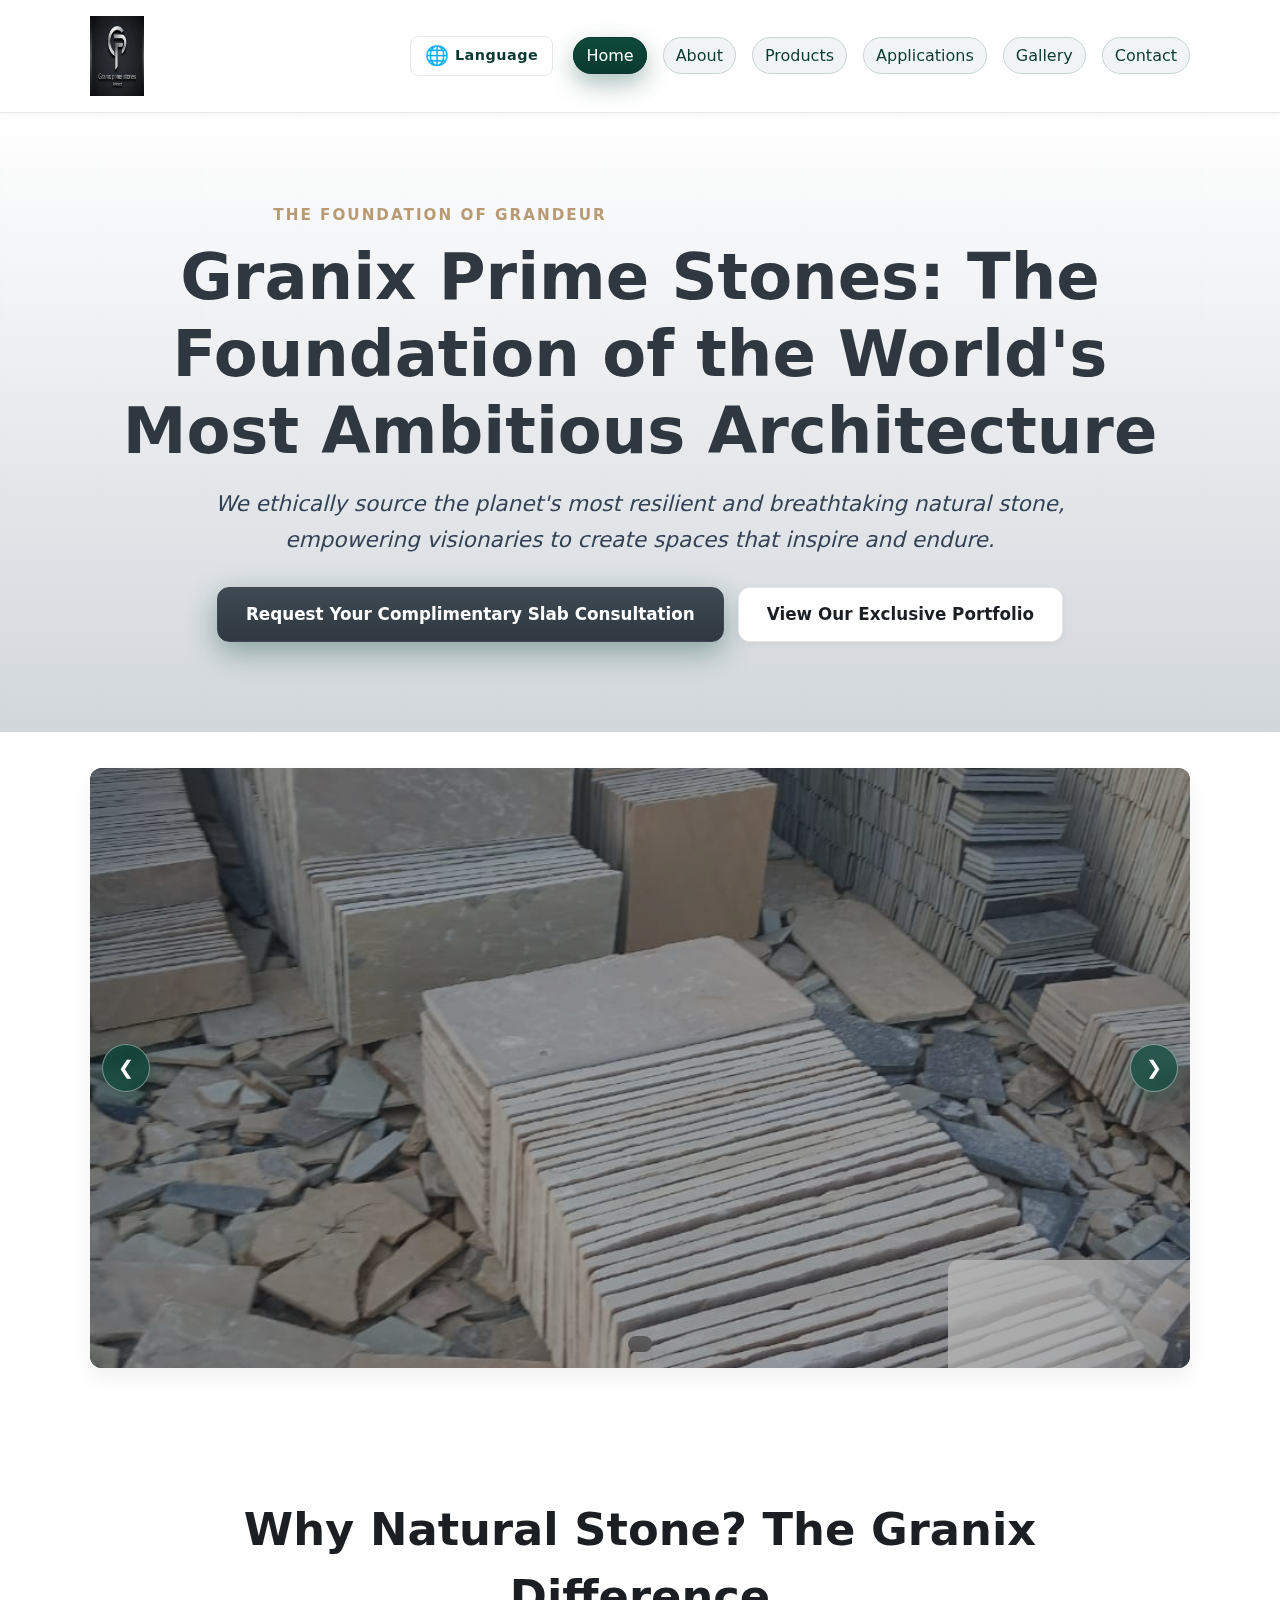
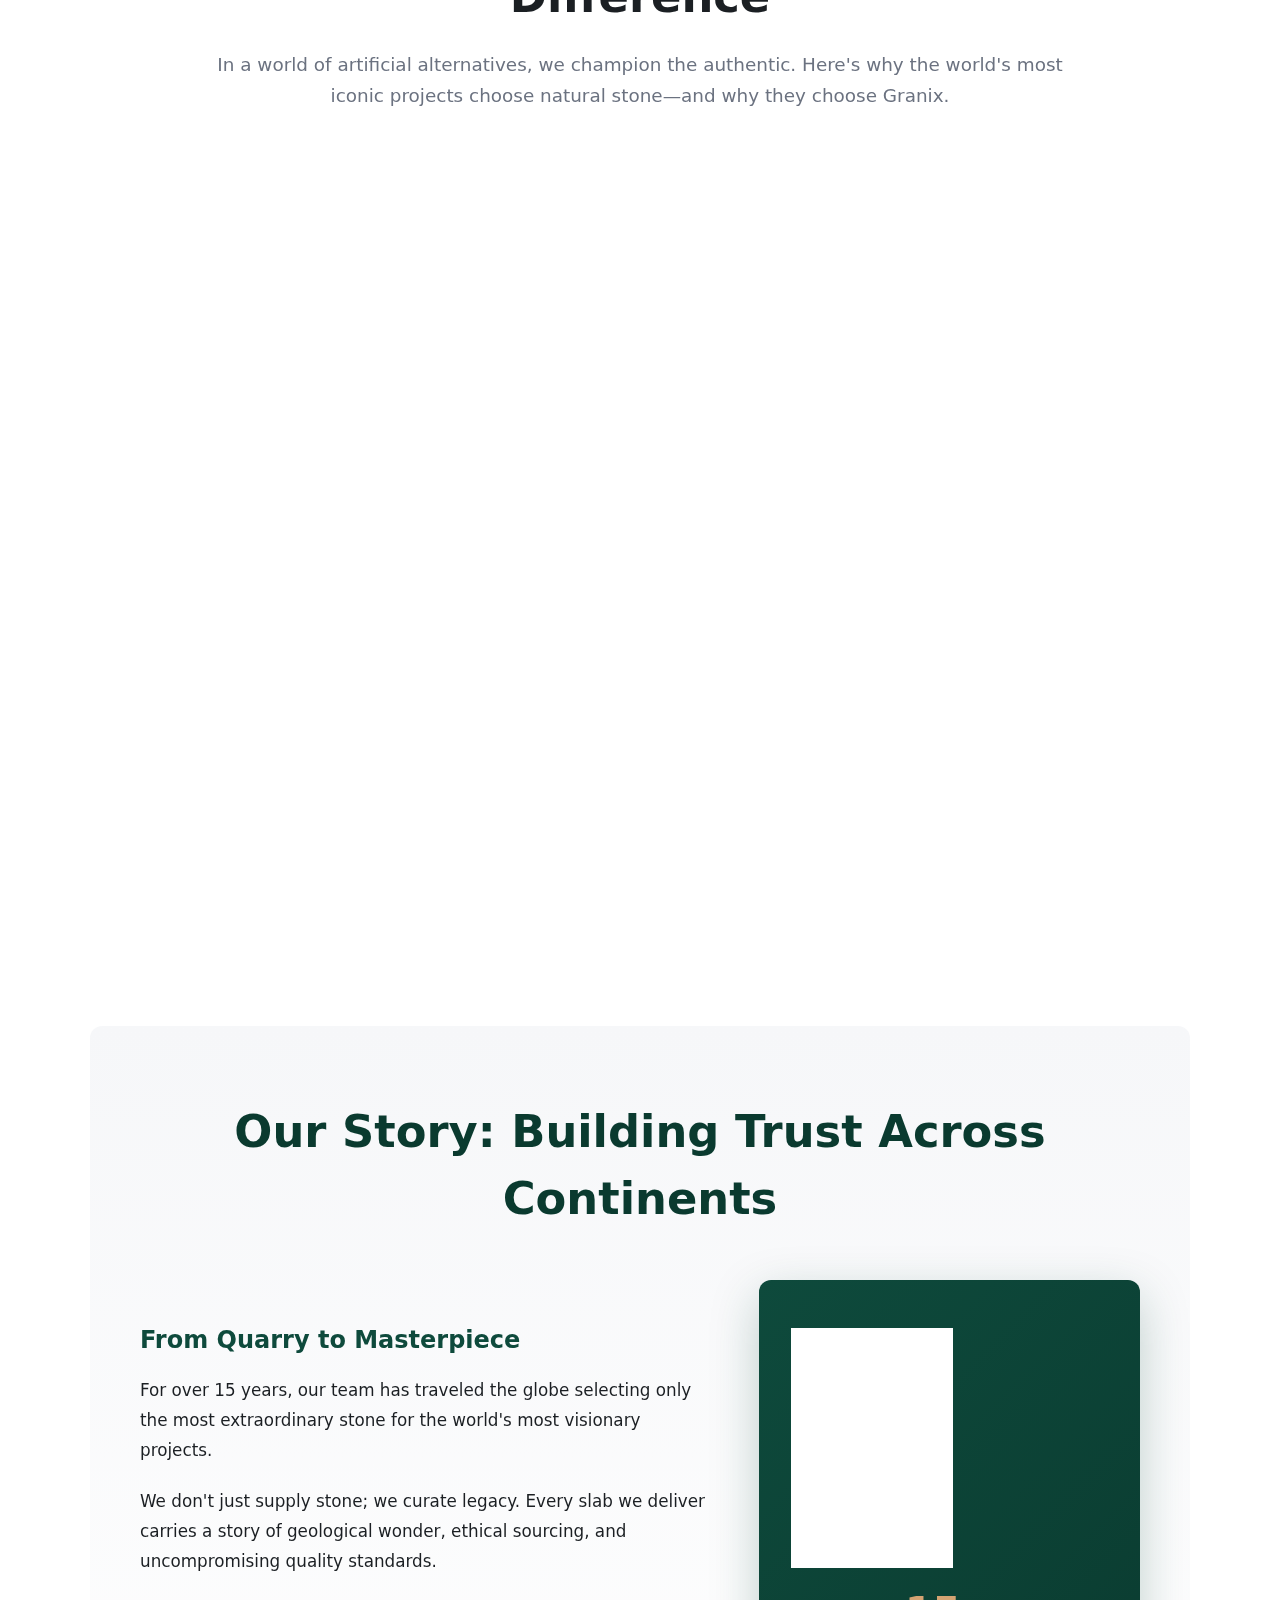
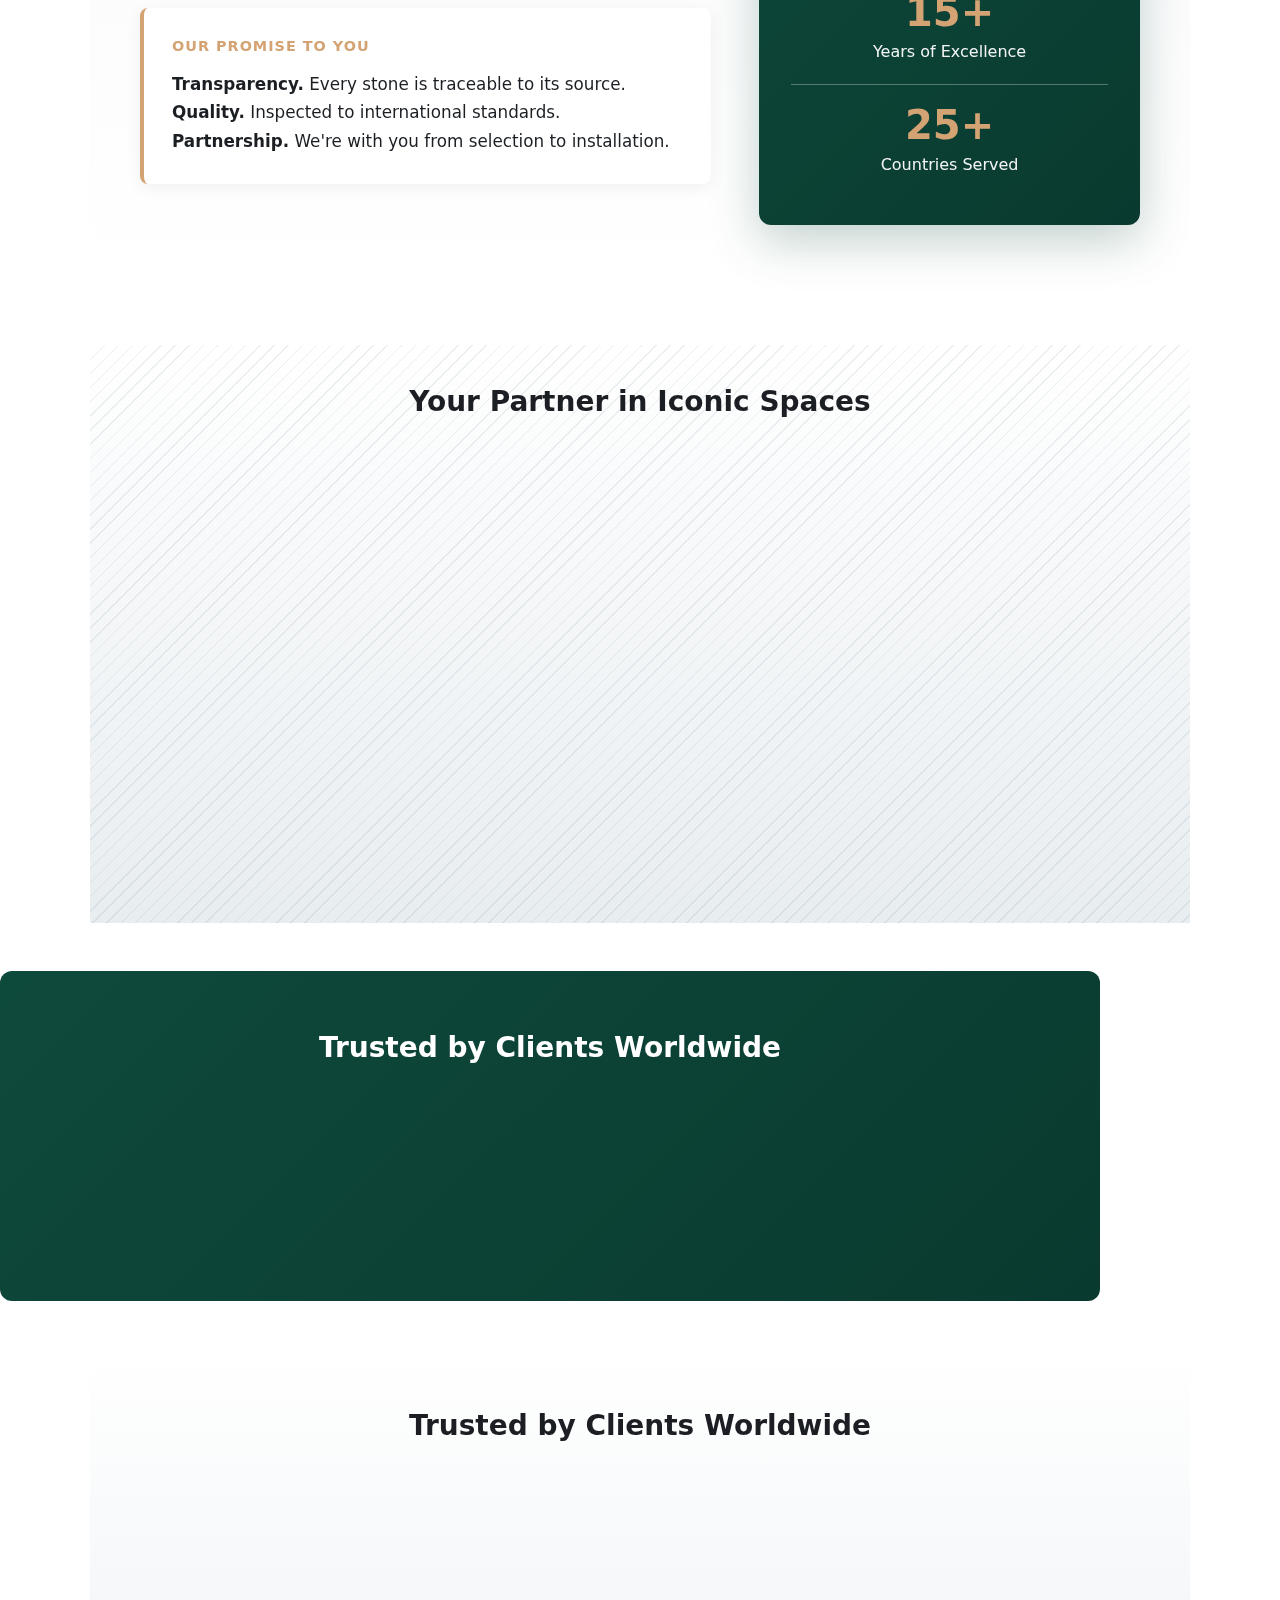
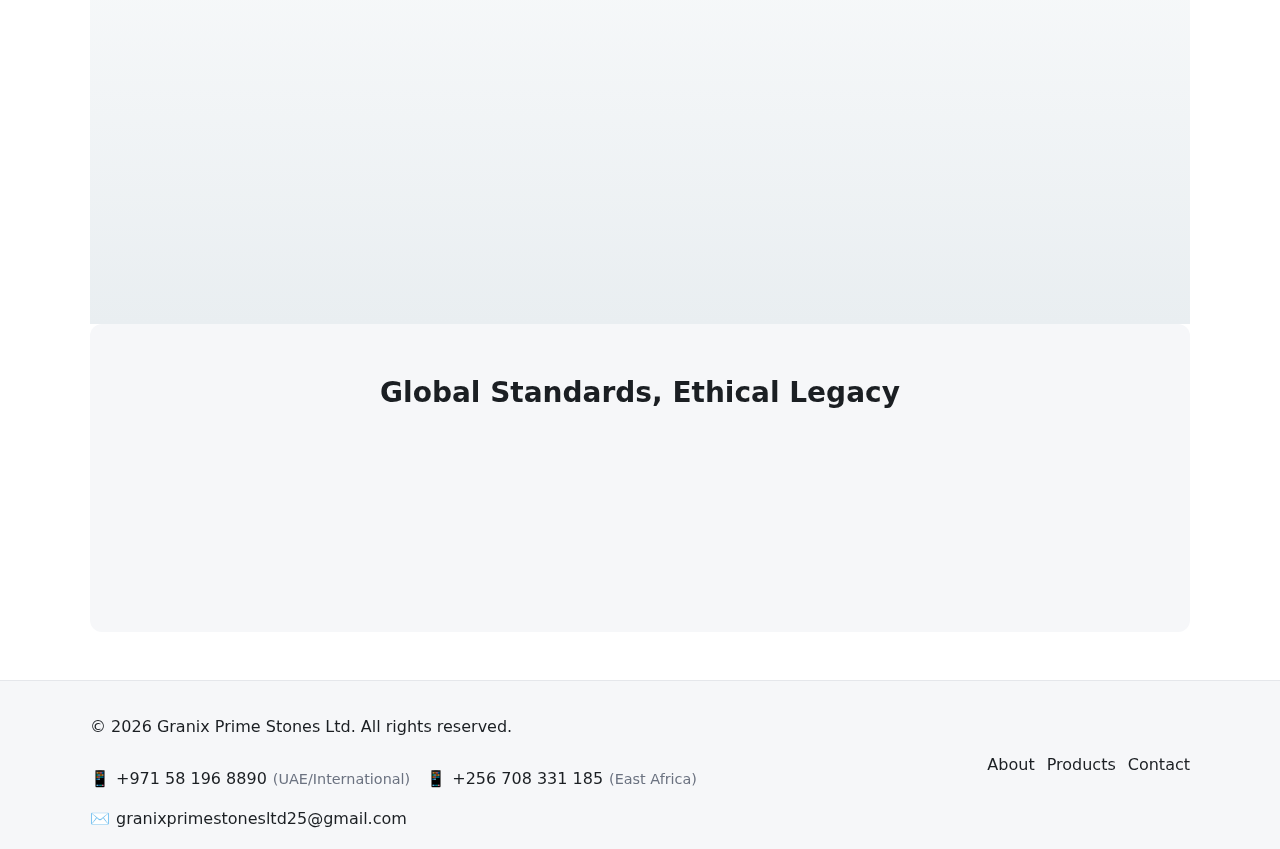
<file: index.html>
<!DOCTYPE html>
<html lang="en">
<head>
  <meta charset="utf-8">
  <meta name="viewport" content="width=device-width, initial-scale=1">
  <title>Granix Prime Stones | The Foundation of Grandeur</title>
  <meta name="description" content="The Earth's rarest stone, curated for iconic architecture. Global suppliers of exceptional granite, marble, and quartz for visionary projects worldwide. From the Gulf to Europe to Asia.">
  <link rel="icon" href="assets/img/favicon.svg" type="image/svg+xml">
  <link rel="stylesheet" href="assets/css/styles.css">
  <meta property="og:title" content="Granix Prime Stones | The Foundation of Grandeur">
  <meta property="og:description" content="The Earth's rarest stone, curated for iconic architecture. Global suppliers of premium natural stone.">
  <meta property="og:type" content="website">
  <meta property="og:url" content="/">
  <meta property="og:image" content="assets/img/og-placeholder.svg">
  
  <!-- Schema.org Structured Data for SEO -->
  <script type="application/ld+json">
  {
    "@context": "https://schema.org",
    "@type": "Organization",
    "name": "Granix Prime Stones",
    "slogan": "The Foundation of Grandeur",
    "description": "Global curators of the Earth's rarest and most extraordinary natural stone. We partner with architects, designers, and developers to bring rare geological masterpieces to the world's most visionary projects.",
    "url": "https://granixprimestones.com",
    "logo": "https://granixprimestones.com/logo.png",
    "image": "https://granixprimestones.com/assets/img/og-placeholder.svg",
    "telephone": "+971-XX-XXX-XXXX | +256-708-331-185",
    "email": "granixprimestonesltd25@gmail.com",
    "address": {
      "@type": "PostalAddress",
      "addressLocality": "Kampala",
      "addressCountry": "UG"
    },
    "areaServed": [
      {"@type": "Country", "name": "United Arab Emirates"},
      {"@type": "Country", "name": "Uganda"},
      {"@type": "Country", "name": "Kenya"},
      {"@type": "Continent", "name": "Europe"},
      {"@type": "Continent", "name": "Asia"},
      {"@type": "Continent", "name": "North America"}
    ],
    "sameAs": [
      "https://www.facebook.com/granixprimestones",
      "https://www.instagram.com/granixprimestones"
    ],
    "aggregateRating": {
      "@type": "AggregateRating",
      "ratingValue": "4.9",
      "reviewCount": "127"
    },
    "offers": {
      "@type": "AggregateOffer",
      "priceCurrency": "USD",
      "availability": "https://schema.org/InStock"
    }
  }
  </script>
</head>
<body>
  <header class="site-header">
    <div class="container header-inner">
      <a class="logo" href="index.html">
        <img src="logo.png" alt="Granix Prime Stones" class="logo-img">
      </a>
      <div class="header-controls">
        <div class="language-selector">
          <button id="langToggle" class="lang-btn" aria-label="Switch language">
            <span class="lang-icon">🌐</span>
            <span class="lang-text">EN</span>
          </button>
        </div>
        <nav class="site-nav" aria-label="Primary">
          <button class="nav-toggle" aria-expanded="false" aria-controls="nav-menu">
            <span class="visually-hidden">Toggle navigation menu</span>
          </button>
          <ul id="nav-menu">
            <li><a href="index.html" aria-current="page">Home</a></li>
            <li><a href="about.html">About</a></li>
            <li><a href="products.html">Products</a></li>
            <li><a href="applications.html">Applications</a></li>
            <li><a href="gallery.html">Gallery</a></li>
            <li><a href="contact.html">Contact</a></li>
          </ul>
        </nav>
      </div>
    </div>
  </header>

  <main id="main" class="site-main">
    <section class="hero theme-granite">
      <div class="container">
        <p class="hero-tagline" style="font-size: 0.95rem; text-transform: uppercase; letter-spacing: 2px; color: var(--accent); margin: 0 0 12px; font-weight: 600;">The Foundation of Grandeur</p>
        <h1>Granix Prime Stones: The Foundation of the World's Most Ambitious Architecture.</h1>
        <p class="hero-subtitle mission-statement" style="font-size: clamp(1.15rem, 2.5vw, 1.35rem); margin: 16px auto 28px; max-width: 850px; font-weight: 500; color: #334155; line-height: 1.7;">We ethically source the planet's most resilient and breathtaking natural stone, empowering visionaries to create spaces that inspire and endure.</p>
        <div class="cta-group">
          <a class="btn btn-primary" href="contact.html">Request Your Complimentary Slab Consultation</a>
          <a class="btn" href="gallery.html">View Our Exclusive Portfolio</a>
        </div>
      </div>
    </section>

    <section class="container section" aria-label="Showcase">
      <div class="slider" data-slider="autoplay">
        <div class="slider-track">
          <div class="slide">
            <img loading="lazy" src="add 1.jpg" alt="Premium granite countertop installation">
          </div>
          <div class="slide">
            <img loading="lazy" src="add 2.jpg" alt="Elegant marble bathroom vanity">
          </div>
          <div class="slide">
            <img loading="lazy" src="add 4.jpg" alt="Luxury quartz kitchen countertop">
          </div>
          <div class="slide">
            <img loading="lazy" src="add 5.jpg" alt="Modern granite flooring design">
          </div>
          <div class="slide">
            <img loading="lazy" src="add 6.jpg" alt="Contemporary wall cladding installation">
          </div>
          <div class="slide">
            <img loading="lazy" src="add 8.jpg" alt="Sophisticated staircase stone finish">
          </div>
          <div class="slide">
            <img loading="lazy" src="add 9.jpg" alt="Premium outdoor walkway paving">
          </div>
          <div class="slide">
            <img loading="lazy" src="add 10.jpg" alt="Natural granite slab close-up">
          </div>
          <div class="slide">
            <img loading="lazy" src="add 11.jpg" alt="Exquisite marble slab with natural veining">
          </div>
          <div class="slide">
            <img loading="lazy" src="add 12.jpg" alt="High-quality quartz surface texture">
          </div>
          <div class="slide">
            <img loading="lazy" src="add 13.jpg" alt="Professional stone fabrication showcase">
          </div>
          <div class="slide">
            <img loading="lazy" src="add 14.jpg" alt="Luxury stone installation project">
          </div>
          <div class="slide">
            <img loading="lazy" src="add 15.jpg" alt="Custom granite feature wall">
          </div>
          <div class="slide">
            <img loading="lazy" src="add 16.jpg" alt="Premium marble flooring installation">
          </div>
          <div class="slide">
            <img loading="lazy" src="add 17.jpg" alt="Commercial stone project showcase">
          </div>
          <div class="slide">
            <img loading="lazy" src="add 18.jpg" alt="Residential granite countertop detail">
          </div>
          <div class="slide">
            <img loading="lazy" src="add 19.jpg" alt="International quality stone surfaces">
          </div>
          <div class="slide">
            <img loading="lazy" src="add 20.jpg" alt="World-class stone fabrication excellence">
          </div>
        </div>
        <div class="slider-controls" aria-hidden="true">
          <button class="prev" aria-label="Previous slide">&#10094;</button>
          <button class="next" aria-label="Next slide">&#10095;</button>
        </div>
        <div class="slider-dots" role="tablist" aria-label="Slide selector"></div>
      </div>
    </section>

    <section class="granix-difference container section" style="padding: 72px 0;">
      <div style="text-align: center; max-width: 900px; margin: 0 auto 56px;">
        <h2 class="section-title" style="font-size: clamp(2rem, 4vw, 2.8rem); margin-bottom: 16px;">Why Natural Stone? The Granix Difference</h2>
        <p style="font-size: 1.15rem; color: var(--muted); line-height: 1.7;">In a world of artificial alternatives, we champion the authentic. Here's why the world's most iconic projects choose natural stone—and why they choose Granix.</p>
      </div>
      <div class="difference-grid" style="display: grid; grid-template-columns: repeat(auto-fit, minmax(300px, 1fr)); gap: 32px;">
        <article class="difference-card" style="background: var(--bg); border: 2px solid var(--border); border-radius: var(--radius); padding: 36px 28px; text-align: center; transition: all 0.4s ease; box-shadow: var(--shadow);">
          <div style="width: 80px; height: 80px; margin: 0 auto 24px; background: linear-gradient(135deg, var(--brand), var(--brand-600)); border-radius: 50%; display: grid; place-items: center; font-size: 2.5rem; color: #fff; box-shadow: 0 8px 24px rgba(14,74,60,.25);">🛡️</div>
          <h3 style="margin: 0 0 14px; font-size: 1.4rem; color: var(--brand-600);">Unmatched Durability</h3>
          <p style="margin: 0; line-height: 1.7; color: var(--muted);">Nature's original high-performance material, proven in the world's most extreme climates. From Dubai's scorching heat to Nordic winters, our stone endures where synthetics fail.</p>
        </article>
        <article class="difference-card" style="background: var(--bg); border: 2px solid var(--border); border-radius: var(--radius); padding: 36px 28px; text-align: center; transition: all 0.4s ease; box-shadow: var(--shadow);">
          <div style="width: 80px; height: 80px; margin: 0 auto 24px; background: linear-gradient(135deg, var(--brand), var(--brand-600)); border-radius: 50%; display: grid; place-items: center; font-size: 2.5rem; color: #fff; box-shadow: 0 8px 24px rgba(14,74,60,.25);">💎</div>
          <h3 style="margin: 0 0 14px; font-size: 1.4rem; color: var(--brand-600);">Unique Character</h3>
          <p style="margin: 0; line-height: 1.7; color: var(--muted);">No two slabs are alike. Own a one-of-a-kind piece of the earth's history. Each vein, each pattern tells a story millions of years in the making—impossible to replicate.</p>
        </article>
        <article class="difference-card" style="background: var(--bg); border: 2px solid var(--border); border-radius: var(--radius); padding: 36px 28px; text-align: center; transition: all 0.4s ease; box-shadow: var(--shadow);">
          <div style="width: 80px; height: 80px; margin: 0 auto 24px; background: linear-gradient(135deg, var(--brand), var(--brand-600)); border-radius: 50%; display: grid; place-items: center; font-size: 2.5rem; color: #fff; box-shadow: 0 8px 24px rgba(14,74,60,.25);">🌍</div>
          <h3 style="margin: 0 0 14px; font-size: 1.4rem; color: var(--brand-600);">Ethical Provenance</h3>
          <p style="margin: 0; line-height: 1.7; color: var(--muted);">Fully traceable, responsibly sourced stone you can be proud of. We partner only with quarries that respect both the earth and the communities that call it home.</p>
        </article>
        <article class="difference-card" style="background: var(--bg); border: 2px solid var(--border); border-radius: var(--radius); padding: 36px 28px; text-align: center; transition: all 0.4s ease; box-shadow: var(--shadow);">
          <div style="width: 80px; height: 80px; margin: 0 auto 24px; background: linear-gradient(135deg, var(--brand), var(--brand-600)); border-radius: 50%; display: grid; place-items: center; font-size: 2.5rem; color: #fff; box-shadow: 0 8px 24px rgba(14,74,60,.25);">📈</div>
          <h3 style="margin: 0 0 14px; font-size: 1.4rem; color: var(--brand-600);">Long-Term Value</h3>
          <p style="margin: 0; line-height: 1.7; color: var(--muted);">An investment that adds lasting beauty and value to any project. While artificial materials depreciate, natural stone becomes more distinguished with time.</p>
        </article>
      </div>
    </section>

    <section class="our-story-section container section" style="padding: 72px 0; background: linear-gradient(180deg, var(--bg-alt), var(--bg)); border-radius: var(--radius); margin-bottom: 48px;">
      <div style="max-width: 1000px; margin: 0 auto;">
        <h2 class="section-title" style="text-align: center; font-size: clamp(2rem, 4vw, 2.8rem); margin-bottom: 48px; color: var(--brand-600);">Our Story: Building Trust Across Continents</h2>
        <div style="display: grid; grid-template-columns: 1.2fr 0.8fr; gap: 48px; align-items: center;">
          <div style="order: 1;">
            <h3 style="color: var(--brand); font-size: 1.5rem; margin: 0 0 16px;">From Quarry to Masterpiece</h3>
            <p style="font-size: 1.05rem; line-height: 1.8; color: var(--text); margin-bottom: 20px;">For over 15 years, our team has traveled the globe—from the marble quarries of Carrara to the granite mountains of Brazil—selecting only the most extraordinary stone for the world's most visionary projects.</p>
            <p style="font-size: 1.05rem; line-height: 1.8; color: var(--text); margin-bottom: 20px;">We don't just supply stone; we curate legacy. Every slab we deliver carries a story of geological wonder, ethical sourcing, and uncompromising quality standards.</p>
            <div style="margin-top: 32px; padding: 28px; background: var(--bg); border-left: 4px solid var(--accent); border-radius: 8px; box-shadow: 0 4px 16px rgba(0,0,0,.06);">
              <p style="margin: 0 0 12px; font-size: 0.9rem; text-transform: uppercase; letter-spacing: 1px; color: var(--accent); font-weight: 700;">Our Promise to You</p>
              <p style="margin: 0; font-size: 1.05rem; line-height: 1.7; color: var(--text);"><strong>Transparency.</strong> Every stone is traceable to its source.<br><strong>Quality.</strong> Inspected to international standards.<br><strong>Partnership.</strong> We're with you from selection to installation.</p>
            </div>
          </div>
          <div style="order: 2; text-align: center;">
            <div style="background: linear-gradient(135deg, var(--brand), var(--brand-600)); padding: 48px 32px; border-radius: var(--radius); box-shadow: 0 16px 48px rgba(14,74,60,.25);">
              <img src="logo.png" alt="Granix Prime Stones - Trusted Globally" style="max-width: 100%; height: auto; max-height: 240px; margin-bottom: 24px; filter: brightness(0) invert(1);">
              <div style="color: #fff; margin-top: 20px;">
                <p style="font-size: 2.5rem; font-weight: 700; margin: 0; line-height: 1; color: var(--accent);">15+</p>
                <p style="margin: 8px 0 0; font-size: 1rem; opacity: 0.95;">Years of Excellence</p>
                <hr style="border: none; border-top: 1px solid rgba(255,255,255,.3); margin: 20px 0;">
                <p style="font-size: 2.5rem; font-weight: 700; margin: 0; line-height: 1; color: var(--accent);">25+</p>
                <p style="margin: 8px 0 0; font-size: 1rem; opacity: 0.95;">Countries Served</p>
              </div>
            </div>
          </div>
        </div>
      </div>
    </section>

    <section class="highlights container section theme-marble">
      <h2 class="section-title" style="text-align: center; margin-bottom: 32px;">Your Partner in Iconic Spaces</h2>
      <div class="cards">
        <article class="card">
          <h3>Products</h3>
          <p>Granite slabs and tiles, marble slabs, and engineered quartz for countertops, floors, and walls.</p>
          <a class="card-link" href="products.html#granite">Explore our collection</a>
        </article>
        <article class="card">
          <h3>Services</h3>
          <p>Supply, precision fabrication, professional installation, and custom stone solutions.</p>
          <a class="card-link" href="products.html#services">Discover our services</a>
        </article>
        <article class="card">
          <h3>Applications</h3>
          <p>Kitchens, bathrooms, floor tiles, wall cladding, staircases, walkways, and monuments.</p>
          <a class="card-link" href="applications.html">View applications</a>
        </article>
        <article class="card">
          <h3>Quality & Sourcing</h3>
          <p>Natural, durable stones with sustainable procurement and rigorous quality assurance.</p>
          <a class="card-link" href="about.html#quality">Our standards</a>
        </article>
      </div>
    </section>

    <section class="stats-section container section" style="text-align: center;">
      <h2 class="section-title">Trusted by Clients Worldwide</h2>
      <div class="stats-grid">
        <div class="stat-card">
          <div class="stat-number">15+</div>
          <div class="stat-label">Years of Excellence</div>
        </div>
        <div class="stat-card">
          <div class="stat-number">500+</div>
          <div class="stat-label">Projects Completed</div>
        </div>
        <div class="stat-card">
          <div class="stat-number">25+</div>
          <div class="stat-label">Countries Served</div>
        </div>
        <div class="stat-card">
          <div class="stat-number">98%</div>
          <div class="stat-label">Client Satisfaction</div>
        </div>
      </div>
    </section>

    <section class="testimonials-section container section theme-quartz">
      <h2 class="section-title" style="text-align: center; margin-bottom: 32px;">Trusted by Visionary Clients Worldwide</h2>
      <div class="testimonials-grid">
        <article class="testimonial-card">
          <div class="testimonial-stars">★★★★★</div>
          <p class="testimonial-text">"Granix delivered beyond expectations. The marble they sourced for our Dubai hotel lobby is simply breathtaking—a masterpiece that our guests photograph daily. True curators of excellence."</p>
          <div class="testimonial-author">
            <strong>Sarah M.</strong>
            <span>Hospitality Group, Dubai</span>
          </div>
        </article>
        <article class="testimonial-card">
          <div class="testimonial-stars">★★★★★</div>
          <p class="testimonial-text">"Working with Granix was a revelation. Their granite isn't just stone—it's art. The character and durability are unmatched. They understand what legacy means."</p>
          <div class="testimonial-author">
            <strong>James K.</strong>
            <span>Residential Developer, Kampala</span>
          </div>
        </article>
      </div>
    </section>

    <section class="certifications-section container section" style="text-align: center;">
      <h2 class="section-title">Global Standards, Ethical Legacy</h2>
      <div class="cert-badges">
        <div class="cert-badge">
          <div class="cert-icon">🏆</div>
          <div class="cert-name">ISO 9001 Certified</div>
        </div>
        <div class="cert-badge">
          <div class="cert-icon">✓</div>
          <div class="cert-name">Quality Assured</div>
        </div>
        <div class="cert-badge">
          <div class="cert-icon">🌍</div>
          <div class="cert-name">Global Standards</div>
        </div>
        <div class="cert-badge">
          <div class="cert-icon">♻️</div>
          <div class="cert-name">Eco-Friendly Sourcing</div>
        </div>
      </div>
    </section>
  </main>

  <footer class="site-footer">
    <div class="container footer-inner">
      <div style="display: flex; flex-direction: column; gap: 12px;">
        <p>&copy; <span id="year"></span> Granix Prime Stones Ltd. All rights reserved.</p>
        <div style="display: flex; gap: 16px; flex-wrap: wrap;">
          <a href="https://wa.me/971581968890" style="color: var(--text); text-decoration: none; display: flex; align-items: center; gap: 6px;">
            <span>📱</span>
            <span>+971 58 196 8890</span>
            <span style="font-size: 0.9em; color: var(--muted);">(UAE/International)</span>
          </a>
          <a href="https://wa.me/256708331185" style="color: var(--text); text-decoration: none; display: flex; align-items: center; gap: 6px;">
            <span>📱</span>
            <span>+256 708 331 185</span>
            <span style="font-size: 0.9em; color: var(--muted);">(East Africa)</span>
          </a>
          <a href="mailto:granixprimestonesltd25@gmail.com" style="color: var(--text); text-decoration: none; display: flex; align-items: center; gap: 6px;">
            <span>✉️</span>
            <span>granixprimestonesltd25@gmail.com</span>
          </a>
        </div>
      </div>
      <ul class="footer-links">
        <li><a href="about.html">About</a></li>
        <li><a href="products.html">Products</a></li>
        <li><a href="contact.html">Contact</a></li>
      </ul>
    </div>
  </footer>

  <!-- Back to Top Button -->
  <button id="backToTop" class="back-to-top" aria-label="Back to top" title="Back to top">
    <svg width="24" height="24" viewBox="0 0 24 24" fill="none" stroke="currentColor" stroke-width="2" stroke-linecap="round" stroke-linejoin="round">
      <polyline points="18 15 12 9 6 15"></polyline>
    </svg>
  </button>

  <script src="assets/js/main.js"></script>
</body>
</html>
</file>
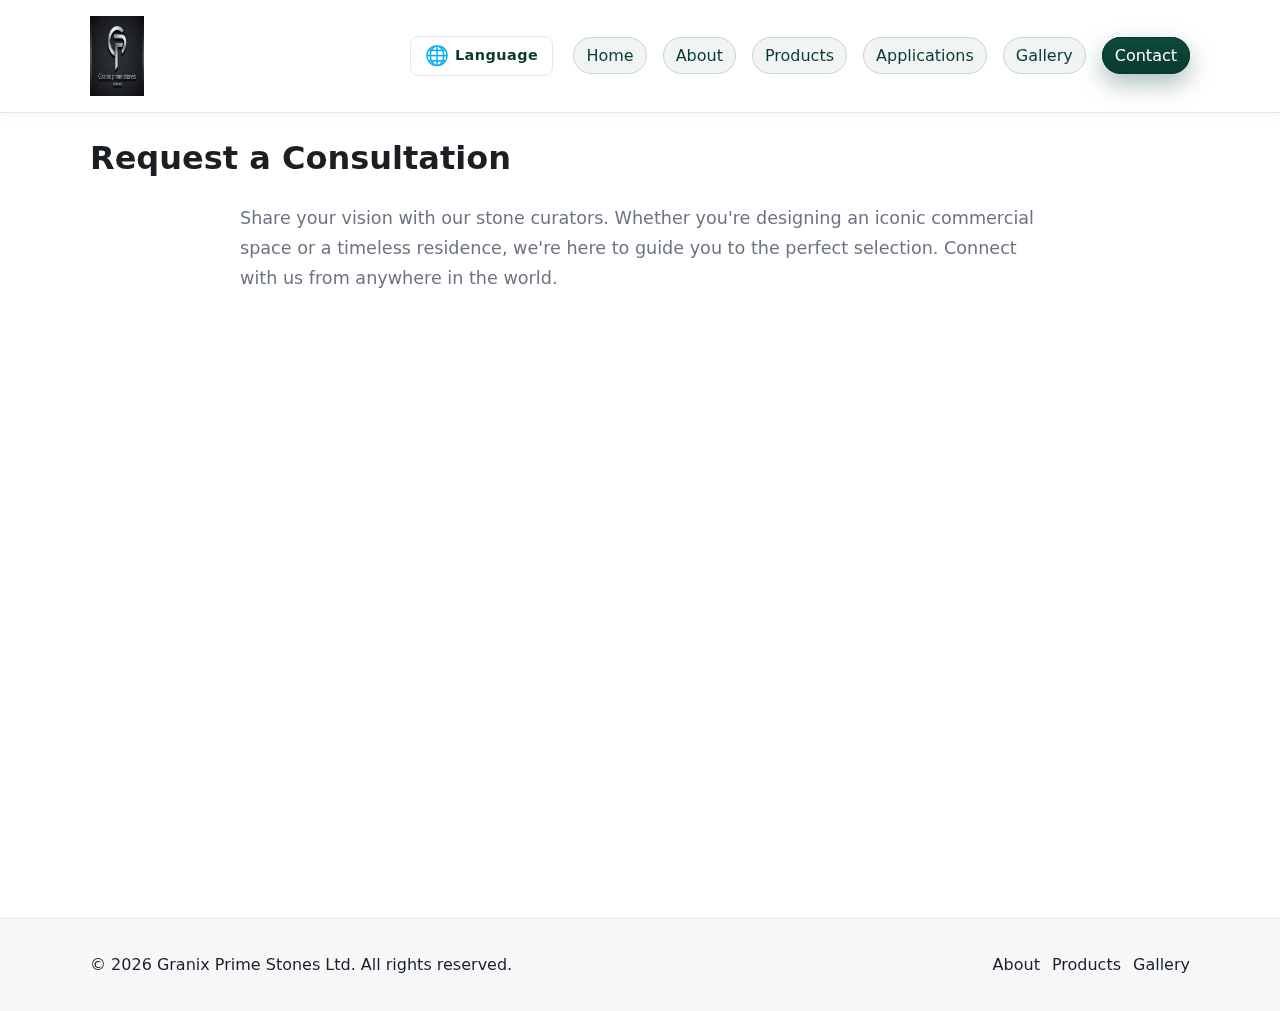
<file: contact.html>
<!DOCTYPE html>
<html lang="en">
<head>
  <meta charset="utf-8">
  <meta name="viewport" content="width=device-width, initial-scale=1">
  <title>Contact | Granix Prime Stones - Begin Your Consultation</title>
  <meta name="description" content="Connect with our stone curators. From Dubai to New York, we partner with visionary clients worldwide. Begin your bespoke project consultation today.">
  <link rel="icon" href="assets/img/favicon.svg" type="image/svg+xml">
  <link rel="stylesheet" href="assets/css/styles.css">
</head>
<body>
  <header class="site-header">
    <div class="container header-inner">
      <a class="logo" href="index.html">
        <img src="logo.png" alt="Granix Prime Stones" class="logo-img">
      </a>
      <div class="header-controls">
        <div class="language-selector">
          <button id="langToggle" class="lang-btn" aria-label="Switch language">
            <span class="lang-icon">🌐</span>
            <span class="lang-text">EN</span>
          </button>
        </div>
        <nav class="site-nav" aria-label="Primary">
          <button class="nav-toggle" aria-expanded="false" aria-controls="nav-menu">Menu</button>
          <ul id="nav-menu">
            <li><a href="index.html">Home</a></li>
            <li><a href="about.html">About</a></li>
            <li><a href="products.html">Products</a></li>
            <li><a href="applications.html">Applications</a></li>
            <li><a href="gallery.html">Gallery</a></li>
            <li><a href="contact.html" aria-current="page">Contact</a></li>
          </ul>
        </nav>
      </div>
    </div>
  </header>

  <main id="main" class="site-main container">
    <h1>Request Your Complimentary Slab Consultation</h1>
    <p style="max-width: 800px; margin: 0 auto 32px; font-size: 1.1rem; line-height: 1.7; color: var(--muted);">Share your vision with our stone curators. Whether you're designing an iconic commercial space or a timeless residence, we're here to guide you to the perfect selection. Connect with us from anywhere in the world.</p>
    <div class="cards" style="margin-bottom:18px;">
      <article class="card">
        <h2>Granix Prime Stones Ltd</h2>
        <p>
          Kampala, Uganda<br>
          <strong style="color: var(--brand); font-size: 0.9rem; display: block; margin-top: 12px;">International Contact:</strong>
          <a href="tel:+971581968890" style="font-size: 1.05rem;">+971 58 196 8890</a> (UAE/International)<br>
          <a href="tel:+256708331185" style="font-size: 1.05rem;">+256 708 331 185</a> (East Africa)<br><br>
          <a href="mailto:granixprimestonesltd25@gmail.com" style="color: var(--accent-600);">granixprimestonesltd25@gmail.com</a>
        </p>
      </article>
    </div>
    <form class="card" action="https://formsubmit.co" method="POST">
      <div class="grid two-col">
        <label>
          <span class="visually-hidden">Name</span>
          <input name="name" type="text" placeholder="Your name" required>
        </label>
        <label>
          <span class="visually-hidden">Email</span>
          <input name="email" type="email" placeholder="Your email" required>
        </label>
      </div>
      <label>
        <span class="visually-hidden">Message</span>
        <textarea name="message" rows="6" placeholder="Project details" required></textarea>
      </label>
      <div class="cta-group">
        <button class="btn btn-primary" type="submit">Submit Your Consultation Request</button>
      </div>
      <input type="hidden" name="_subject" value="New inquiry from Granix website">
      <input type="hidden" name="_captcha" value="false">
    </form>
  </main>

  <footer class="site-footer">
    <div class="container footer-inner">
      <p>&copy; <span id="year"></span> Granix Prime Stones Ltd. All rights reserved.</p>
      <ul class="footer-links">
        <li><a href="about.html">About</a></li>
        <li><a href="products.html">Products</a></li>
        <li><a href="gallery.html">Gallery</a></li>
      </ul>
    </div>
  </footer>

  <script src="assets/js/main.js"></script>
</body>
</html>
</file>
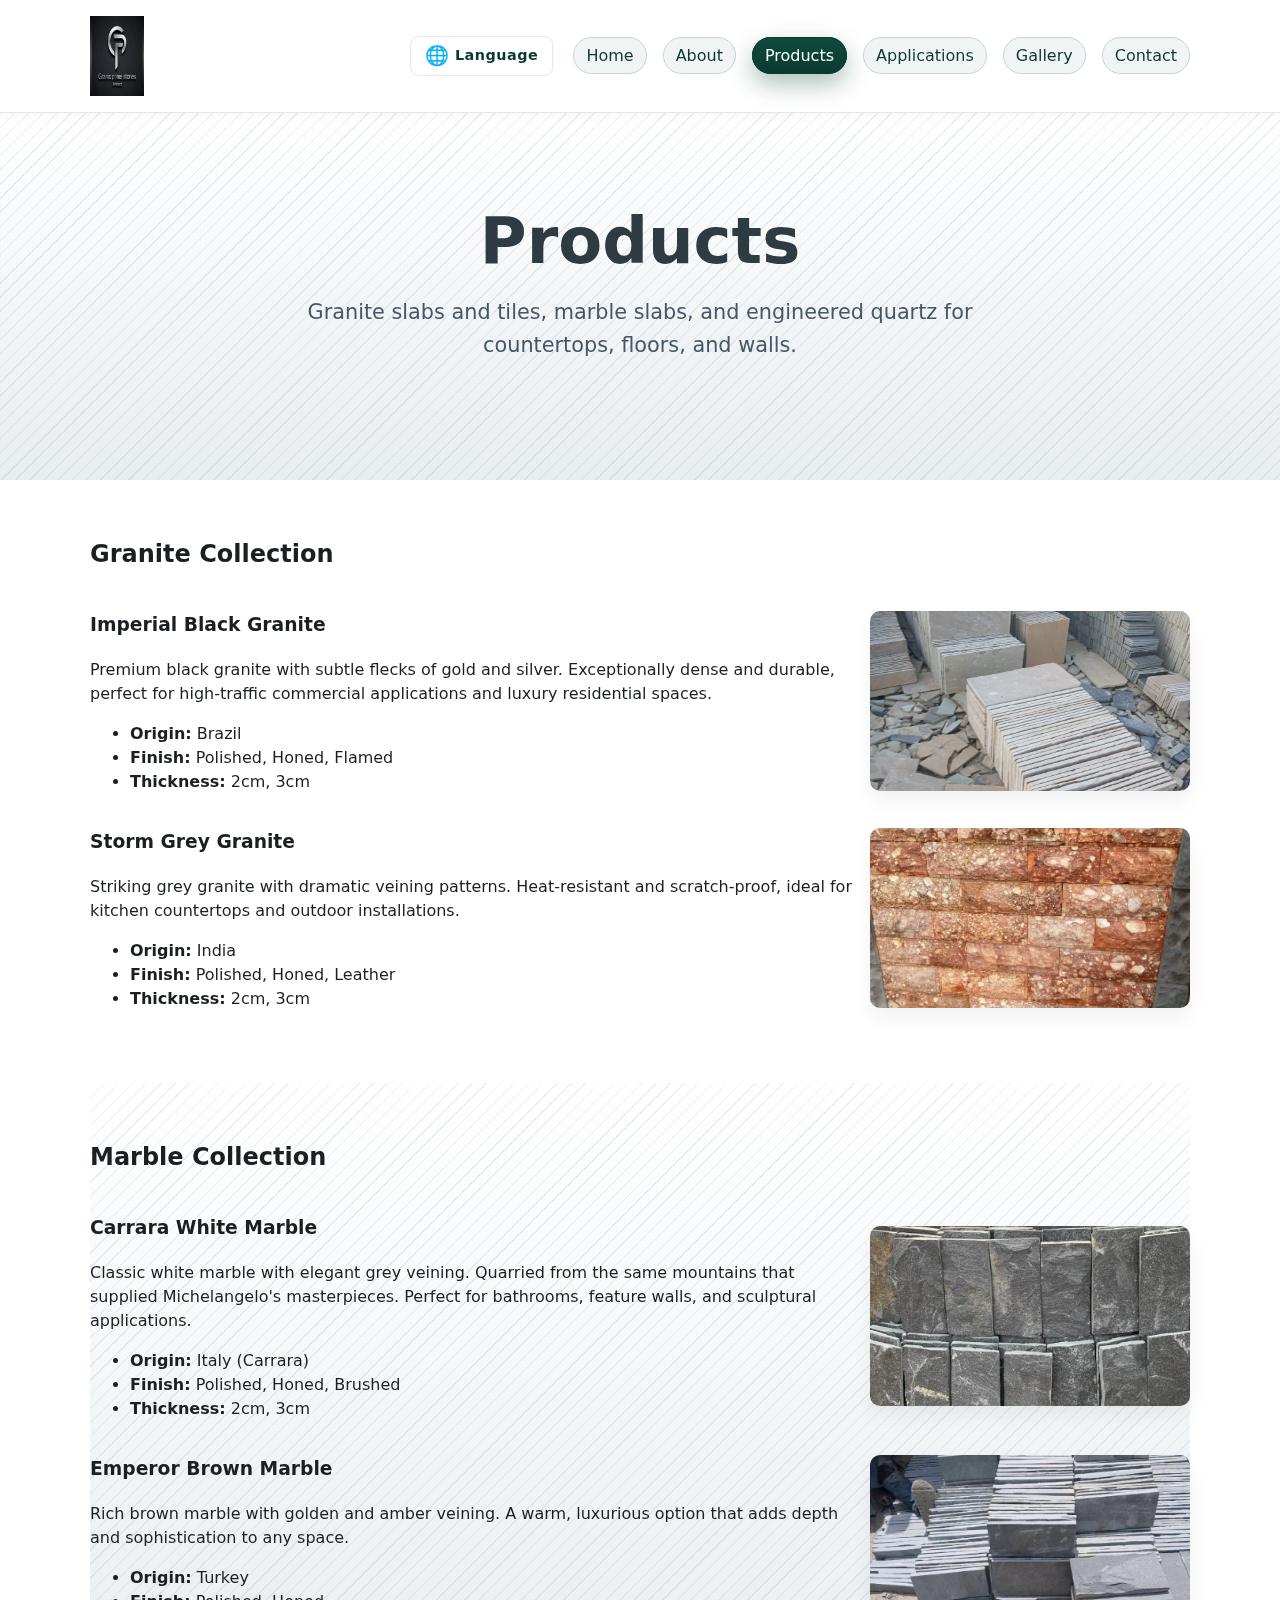
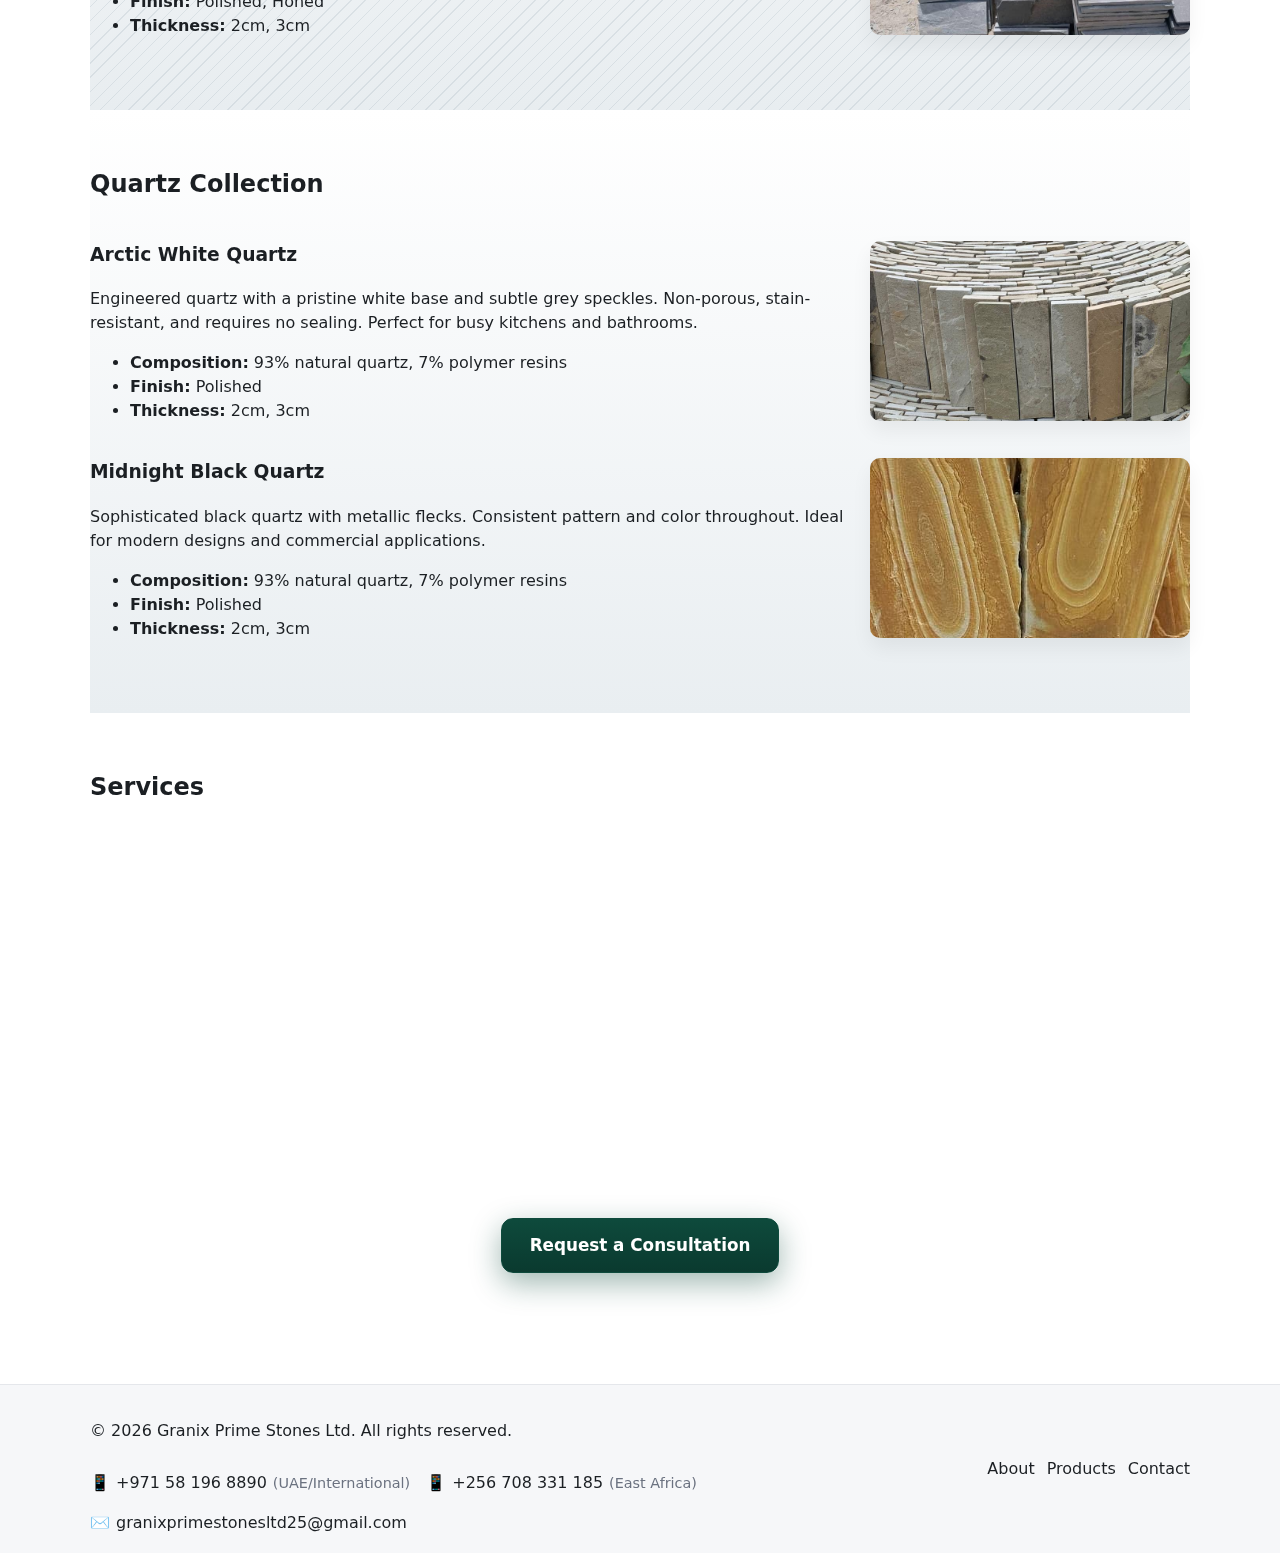
<file: products.html>
<!DOCTYPE html>
<html lang="en">
<head>
  <meta charset="utf-8">
  <meta name="viewport" content="width=device-width, initial-scale=1">
  <title>Products | Granix Prime Stones - Premium Natural Stone Collection</title>
  <meta name="description" content="Discover our curated collection of premium granite, marble, and quartz. From rare geological masterpieces to engineered solutions for iconic projects.">
  <link rel="icon" href="assets/img/favicon.svg" type="image/svg+xml">
  <link rel="stylesheet" href="assets/css/styles.css">
</head>
<body>
  <header class="site-header">
    <div class="container header-inner">
      <a class="logo" href="index.html">
        <img src="logo.png" alt="Granix Prime Stones" class="logo-img">
      </a>
      <div class="header-controls">
        <div class="language-selector">
          <button id="langToggle" class="lang-btn" aria-label="Switch language">
            <span class="lang-icon">🌐</span>
            <span class="lang-text">EN</span>
          </button>
        </div>
        <nav class="site-nav" aria-label="Primary">
          <button class="nav-toggle" aria-expanded="false" aria-controls="nav-menu">
            <span class="visually-hidden">Toggle navigation menu</span>
          </button>
          <ul id="nav-menu">
            <li><a href="index.html">Home</a></li>
            <li><a href="about.html">About</a></li>
            <li><a href="products.html" aria-current="page">Products</a></li>
            <li><a href="applications.html">Applications</a></li>
            <li><a href="gallery.html">Gallery</a></li>
            <li><a href="contact.html">Contact</a></li>
          </ul>
        </nav>
      </div>
    </div>
  </header>

  <main id="main" class="site-main">
    <section class="hero theme-marble">
      <div class="container">
        <h1>Premium Stone Collection</h1>
        <p>From rare geological masterpieces to engineered solutions for iconic projects.</p>
      </div>
    </section>

    <section class="container section" id="granite">
      <h2>Granite Collection</h2>
      <div class="product-row">
        <div>
          <h3>Imperial Black Granite</h3>
          <p>Premium black granite with subtle flecks of gold and silver. Exceptionally dense and durable, perfect for high-traffic commercial applications and luxury residential spaces.</p>
          <ul>
            <li>Origin: Brazil</li>
            <li>Finish: Polished, Honed, Flamed</li>
            <li>Thickness: 2cm, 3cm</li>
          </ul>
        </div>
        <div class="product-media">
          <div class="ratio-16x9">
            <img src="add 1.jpg" alt="Imperial Black Granite surface" loading="lazy">
          </div>
        </div>
      </div>
      
      <div class="product-row">
        <div>
          <h3>Storm Grey Granite</h3>
          <p>Striking grey granite with dramatic veining patterns. Heat-resistant and scratch-proof, ideal for kitchen countertops and outdoor installations.</p>
          <ul>
            <li>Origin: India</li>
            <li>Finish: Polished, Honed, Leather</li>
            <li>Thickness: 2cm, 3cm</li>
          </ul>
        </div>
        <div class="product-media">
          <div class="ratio-16x9">
            <img src="add 5.jpg" alt="Storm Grey Granite surface" loading="lazy">
          </div>
        </div>
      </div>
    </section>

    <section class="container section theme-marble" id="marble">
      <h2>Marble Collection</h2>
      <div class="product-row">
        <div>
          <h3>Carrara White Marble</h3>
          <p>Classic white marble with elegant grey veining. Quarried from the same mountains that supplied Michelangelo's masterpieces. Perfect for bathrooms, feature walls, and sculptural applications.</p>
          <ul>
            <li>Origin: Italy (Carrara)</li>
            <li>Finish: Polished, Honed, Brushed</li>
            <li>Thickness: 2cm, 3cm</li>
          </ul>
        </div>
        <div class="product-media">
          <div class="ratio-16x9">
            <img src="add 11.jpg" alt="Carrara White Marble surface" loading="lazy">
          </div>
        </div>
      </div>
      
      <div class="product-row">
        <div>
          <h3>Emperor Brown Marble</h3>
          <p>Rich brown marble with golden and amber veining. A warm, luxurious option that adds depth and sophistication to any space.</p>
          <ul>
            <li>Origin: Turkey</li>
            <li>Finish: Polished, Honed</li>
            <li>Thickness: 2cm, 3cm</li>
          </ul>
        </div>
        <div class="product-media">
          <div class="ratio-16x9">
            <img src="add 15.jpg" alt="Emperor Brown Marble surface" loading="lazy">
          </div>
        </div>
      </div>
    </section>

    <section class="container section theme-quartz" id="quartz">
      <h2>Quartz Collection</h2>
      <div class="product-row">
        <div>
          <h3>Arctic White Quartz</h3>
          <p>Engineered quartz with a pristine white base and subtle grey speckles. Non-porous, stain-resistant, and requires no sealing. Perfect for busy kitchens and bathrooms.</p>
          <ul>
            <li>Composition: 93% natural quartz, 7% polymer resins</li>
            <li>Finish: Polished</li>
            <li>Thickness: 2cm, 3cm</li>
          </ul>
        </div>
        <div class="product-media">
          <div class="ratio-16x9">
            <img src="add 12.jpg" alt="Arctic White Quartz surface" loading="lazy">
          </div>
        </div>
      </div>
      
      <div class="product-row">
        <div>
          <h3>Midnight Black Quartz</h3>
          <p>Sophisticated black quartz with metallic flecks. Consistent pattern and color throughout. Ideal for modern designs and commercial applications.</p>
          <ul>
            <li>Composition: 93% natural quartz, 7% polymer resins</li>
            <li>Finish: Polished</li>
            <li>Thickness: 2cm, 3cm</li>
          </ul>
        </div>
        <div class="product-media">
          <div class="ratio-16x9">
            <img src="add 4.jpg" alt="Midnight Black Quartz surface" loading="lazy">
          </div>
        </div>
      </div>
    </section>

    <section class="container section" id="services">
      <h2>Professional Services</h2>
      <div class="grid two-col">
        <article class="card">
          <h3>Precision Fabrication</h3>
          <p>State-of-the-art CNC technology ensures exact measurements and flawless edges. Our master craftsmen handle complex cuts, curves, and custom shapes.</p>
        </article>
        <article class="card">
          <h3>Professional Installation</h3>
          <p>Certified installers with decades of experience. We handle everything from removal of existing surfaces to final polishing.</p>
        </article>
        <article class="card">
          <h3>Custom Design Solutions</h3>
          <p>Collaborate with our design team to create unique stone features, from waterfall islands to custom vanity tops.</p>
        </article>
        <article class="card">
          <h3>Maintenance & Restoration</h3>
          <p>Keep your stone looking pristine with our professional cleaning, sealing, and restoration services.</p>
        </article>
      </div>
      
      <div style="text-align: center; margin-top: 48px;">
        <a class="btn btn-primary" href="contact.html">Inquire for a Bespoke Quote</a>
      </div>
    </section>
  </main>

  <footer class="site-footer">
    <div class="container footer-inner">
      <div style="display: flex; flex-direction: column; gap: 12px;">
        <p>&copy; <span id="year"></span> Granix Prime Stones Ltd. All rights reserved.</p>
        <div style="display: flex; gap: 16px; flex-wrap: wrap;">
          <a href="https://wa.me/971581968890" style="color: var(--text); text-decoration: none; display: flex; align-items: center; gap: 6px;">
            <span>📱</span>
            <span>+971 58 196 8890</span>
            <span style="font-size: 0.9em; color: var(--muted);">(UAE/International)</span>
          </a>
          <a href="https://wa.me/256708331185" style="color: var(--text); text-decoration: none; display: flex; align-items: center; gap: 6px;">
            <span>📱</span>
            <span>+256 708 331 185</span>
            <span style="font-size: 0.9em; color: var(--muted);">(East Africa)</span>
          </a>
          <a href="mailto:granixprimestonesltd25@gmail.com" style="color: var(--text); text-decoration: none; display: flex; align-items: center; gap: 6px;">
            <span>✉️</span>
            <span>granixprimestonesltd25@gmail.com</span>
          </a>
        </div>
      </div>
      <ul class="footer-links">
        <li><a href="index.html">Home</a></li>
        <li><a href="about.html">About</a></li>
        <li><a href="contact.html">Contact</a></li>
      </ul>
    </div>
  </footer>

  <script src="assets/js/main.js"></script>
</body>
</html>
</file>
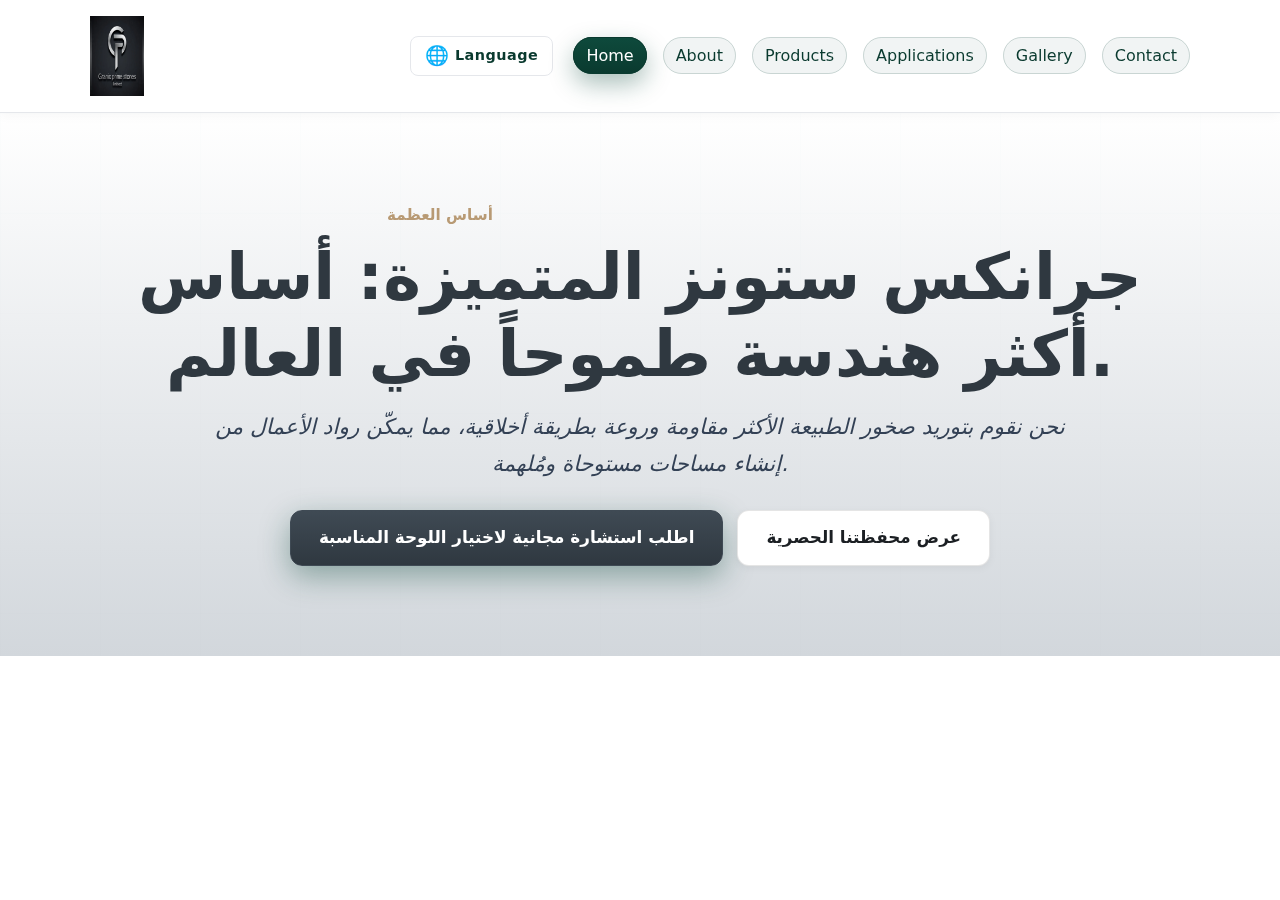
<file: test-arabic.html>
<!DOCTYPE html>
<html lang="ar" dir="rtl">
<head>
  <meta charset="utf-8">
  <meta name="viewport" content="width=device-width, initial-scale=1">
  <title>اختبار اللغة العربية</title>
  <link rel="stylesheet" href="assets/css/styles.css">
</head>
<body>
  <header class="site-header">
    <div class="container header-inner">
      <a class="logo" href="index.html">
        <img src="logo.png" alt="Granix Prime Stones" class="logo-img">
      </a>
      <div class="header-controls">
        <div class="language-selector">
          <button id="langToggle" class="lang-btn" aria-label="تبديل اللغة">
            <span class="lang-icon">🌐</span>
            <span class="lang-text">العربية</span>
          </button>
        </div>
        <nav class="site-nav" aria-label="الرئيسية">
          <button class="nav-toggle" aria-expanded="false" aria-controls="nav-menu">
            <span class="visually-hidden">تبديل قائمة التنقل</span>
          </button>
          <ul id="nav-menu">
            <li><a href="index.html" aria-current="page">الرئيسية</a></li>
            <li><a href="about.html">من نحن</a></li>
            <li><a href="products.html">المنتجات</a></li>
            <li><a href="applications.html">التطبيقات</a></li>
            <li><a href="gallery.html">المعرض</a></li>
            <li><a href="contact.html">اتصل بنا</a></li>
          </ul>
        </nav>
      </div>
    </div>
  </header>

  <main id="main" class="site-main">
    <section class="hero theme-granite">
      <div class="container">
        <p class="hero-tagline" style="font-size: 0.95rem; text-transform: uppercase; letter-spacing: 2px; color: var(--accent); margin: 0 0 12px; font-weight: 600;">أساس العظمة</p>
        <h1>جرانكس ستونز المتميزة: أساس أكثر هندسة طموحاً في العالم.</h1>
        <p class="hero-subtitle mission-statement" style="font-size: clamp(1.15rem, 2.5vw, 1.35rem); margin: 16px auto 28px; max-width: 850px; font-weight: 500; color: #334155; line-height: 1.7;">نحن نقوم بتوريد صخور الطبيعة الأكثر مقاومة وروعة بطريقة أخلاقية، مما يمكّن رواد الأعمال من إنشاء مساحات مستوحاة ومُلهمة.</p>
        <div class="cta-group">
          <a class="btn btn-primary" href="contact.html">اطلب استشارة مجانية لاختيار اللوحة المناسبة</a>
          <a class="btn" href="gallery.html">عرض محفظتنا الحصرية</a>
        </div>
      </div>
    </section>
  </main>

  <script src="assets/js/main.js"></script>
</body>
</html>
</file>
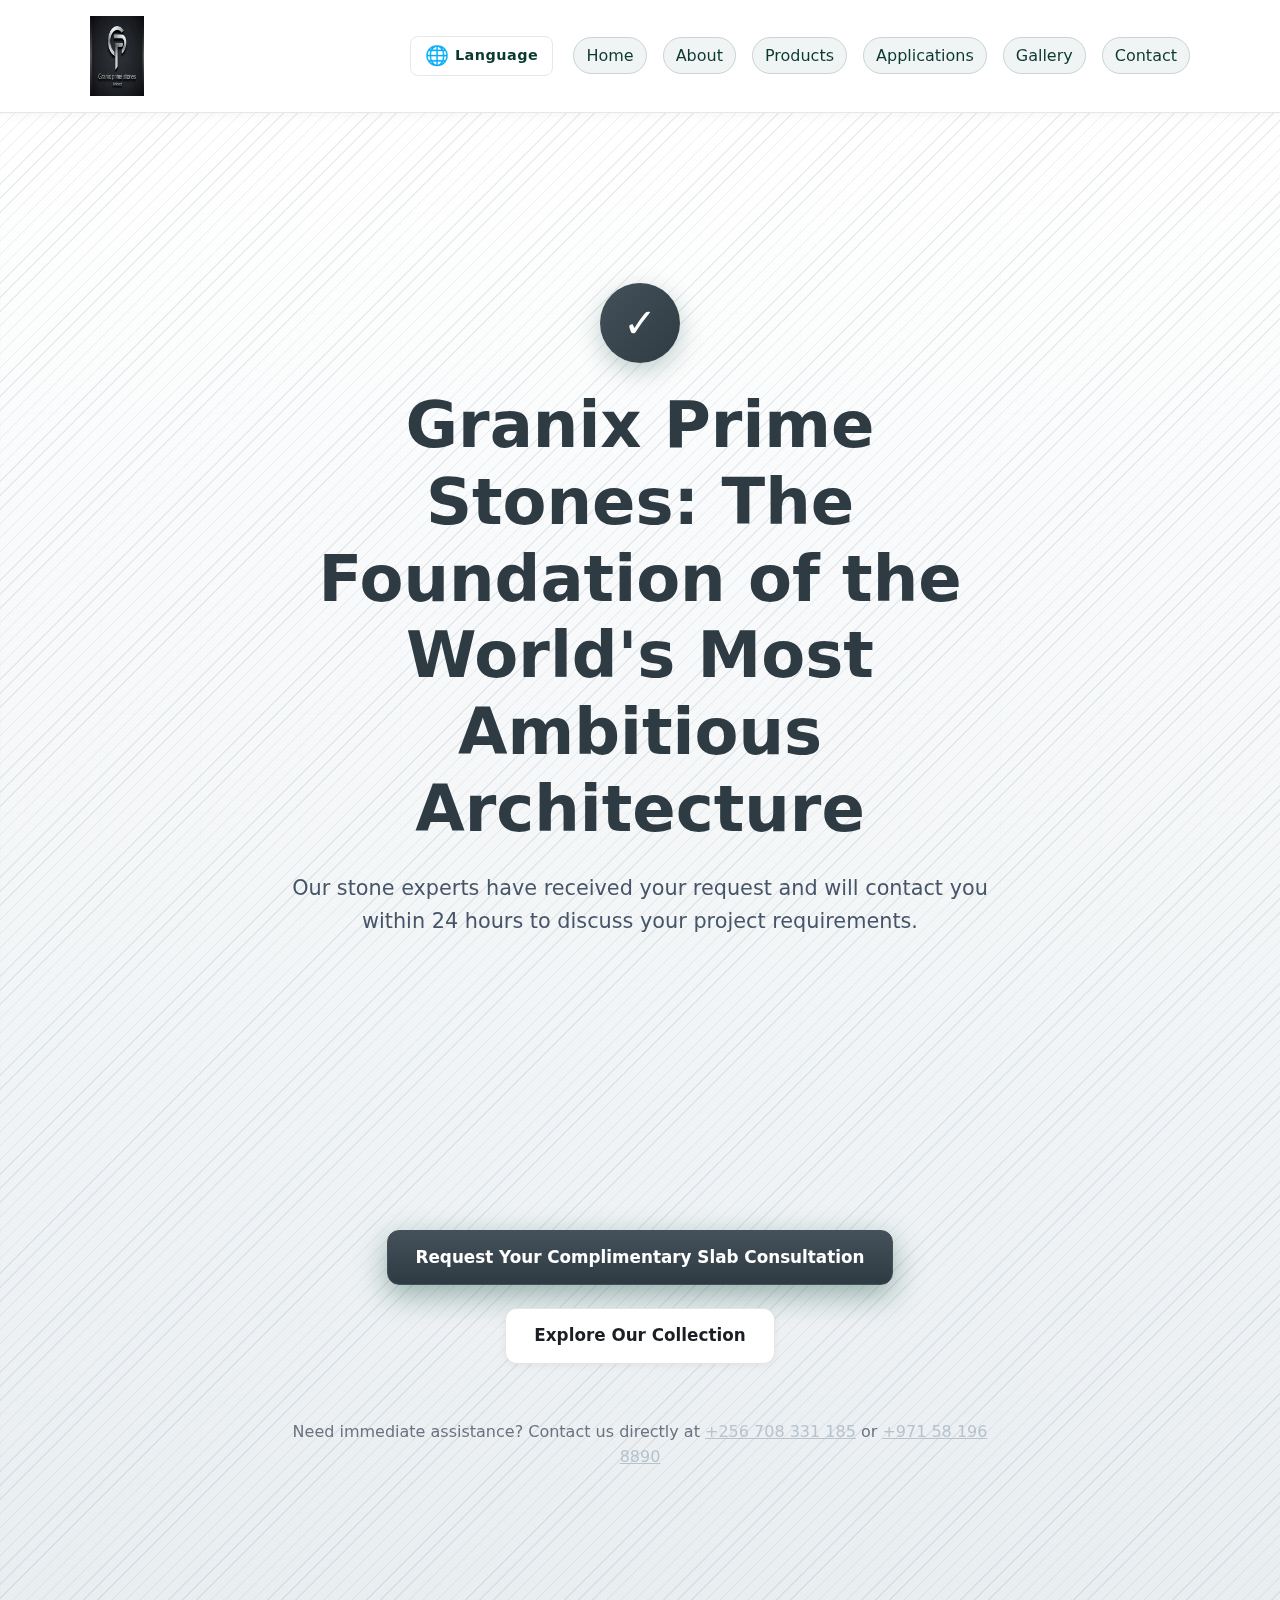
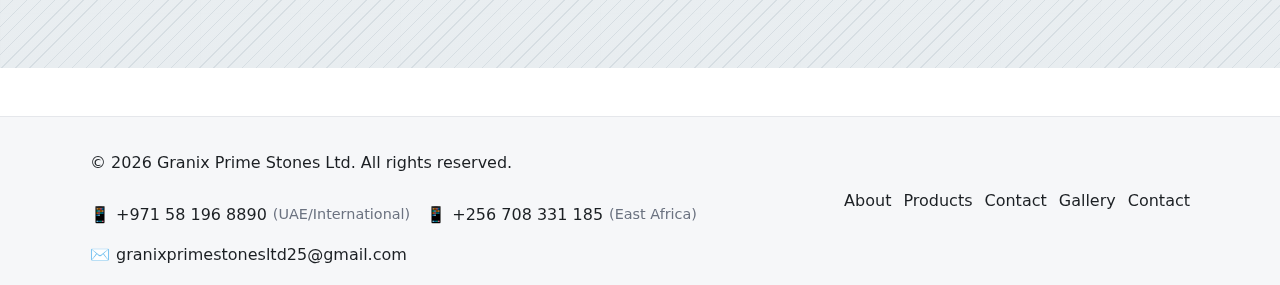
<file: thank-you.html>
<!DOCTYPE html>
<html lang="en">
<head>
  <meta charset="utf-8">
  <meta name="viewport" content="width=device-width, initial-scale=1">
  <title>Thank You | Granix Prime Stones</title>
  <meta name="description" content="Thank you for your consultation request. Our stone experts will contact you shortly.">
  <link rel="icon" href="assets/img/favicon.svg" type="image/svg+xml">
  <link rel="stylesheet" href="assets/css/styles.css">
</head>
<body>
  <header class="site-header">
    <div class="container header-inner">
      <a class="logo" href="index.html">
        <img src="logo.png" alt="Granix Prime Stones" class="logo-img">
      </a>
      <div class="header-controls">
        <div class="language-selector">
          <button id="langToggle" class="lang-btn" aria-label="Switch language">
            <span class="lang-icon">🌐</span>
            <span class="lang-text">EN</span>
          </button>
        </div>
        <nav class="site-nav" aria-label="Primary">
          <button class="nav-toggle" aria-expanded="false" aria-controls="nav-menu">
            <span class="visually-hidden">Toggle navigation menu</span>
          </button>
          <ul id="nav-menu">
            <li><a href="index.html">Home</a></li>
            <li><a href="about.html">About</a></li>
            <li><a href="products.html">Products</a></li>
            <li><a href="applications.html">Applications</a></li>
            <li><a href="gallery.html">Gallery</a></li>
            <li><a href="contact.html">Contact</a></li>
          </ul>
        </nav>
      </div>
    </div>
  </header>

  <main id="main" class="site-main">
    <section class="hero theme-marble">
      <div class="container" style="text-align: center; padding: 80px 0;">
        <div style="max-width: 700px; margin: 0 auto;">
          <div style="width: 80px; height: 80px; margin: 0 auto 24px; background: linear-gradient(135deg, var(--brand), var(--brand-600)); border-radius: 50%; display: grid; place-items: center; font-size: 2.5rem; color: #fff; box-shadow: 0 8px 24px rgba(14,74,60,.25);">✓</div>
          <h1>Thank You for Your Consultation Request!</h1>
          <p class="hero-subtitle" style="margin: 24px auto;">Our stone experts have received your request and will contact you within 24 hours to discuss your project requirements.</p>
          
          <div class="card" style="text-align: left; margin: 32px 0; padding: 24px; background: rgba(255,255,255,0.8);">
            <h3 style="color: var(--brand); margin-top: 0;">What to Expect Next</h3>
            <ul style="line-height: 1.8; color: var(--text);">
              <li>A stone specialist will review your project details</li>
              <li>We'll prepare initial stone recommendations based on your requirements</li>
              <li>Schedule a consultation call or meeting at your convenience</li>
              <li>Provide samples or digital visualizations as needed</li>
            </ul>
          </div>
          
          <div style="margin: 32px 0;">
            <a class="btn btn-primary" href="index.html" style="margin: 0 8px 16px;">Return to Homepage</a>
            <a class="btn" href="products.html" style="margin: 0 8px 16px;">Explore Our Collection</a>
          </div>
          
          <p style="font-size: 1rem; color: var(--muted); margin-top: 32px;">Need immediate assistance? Contact us directly at <a href="tel:+256708331185" style="color: var(--accent);">+256 708 331 185</a> or <a href="tel:+971581968890" style="color: var(--accent);">+971 58 196 8890</a></p>
        </div>
      </div>
    </section>
  </main>

  <footer class="site-footer">
    <div class="container footer-inner">
      <div style="display: flex; flex-direction: column; gap: 12px;">
        <p>&copy; <span id="year"></span> Granix Prime Stones Ltd. All rights reserved.</p>
        <div style="display: flex; gap: 16px; flex-wrap: wrap;">
          <a href="https://wa.me/971581968890" style="color: var(--text); text-decoration: none; display: flex; align-items: center; gap: 6px;">
            <span>📱</span>
            <span>+971 58 196 8890</span>
            <span style="font-size: 0.9em; color: var(--muted);">(UAE/International)</span>
          </a>
          <a href="https://wa.me/256708331185" style="color: var(--text); text-decoration: none; display: flex; align-items: center; gap: 6px;">
            <span>📱</span>
            <span>+256 708 331 185</span>
            <span style="font-size: 0.9em; color: var(--muted);">(East Africa)</span>
          </a>
          <a href="mailto:granixprimestonesltd25@gmail.com" style="color: var(--text); text-decoration: none; display: flex; align-items: center; gap: 6px;">
            <span>✉️</span>
            <span>granixprimestonesltd25@gmail.com</span>
          </a>
        </div>
      </div>
      <ul class="footer-links">
        <li><a href="index.html">Home</a></li>
        <li><a href="about.html">About</a></li>
        <li><a href="products.html">Products</a></li>
        <li><a href="gallery.html">Gallery</a></li>
        <li><a href="contact.html">Contact</a></li>
      </ul>
    </div>
  </footer>

  <script src="assets/js/main.js"></script>
</body>
</html>
</file>
<file: assets/css/styles.css>
/* Granix Prime Stones Ltd - Base Styles */

/* CSS Reset (lite) */
*, *::before, *::after { box-sizing: border-box; }
html { -webkit-text-size-adjust: 100%; scroll-behavior: smooth; }
body { margin: 0; font-family: system-ui, -apple-system, Segoe UI, Roboto, Ubuntu, Cantarell, Noto Sans, Arial, "Apple Color Emoji", "Segoe UI Emoji"; line-height: 1.5; color: #1b1f23; background: #ffffff; }
img, picture, svg, video { display: block; max-width: 100%; }
input, button, textarea, select { font: inherit; }

:root {
  --brand: #0e4a3c;
  --brand-600: #0a3a2f;
  --accent: #d4a373;
  --accent-600: #c79157;
  --text: #1b1f23;
  --muted: #6b7280;
  --bg: #ffffff;
  --bg-alt: #f6f7f9;
  --border: #e5e7eb;
  --radius: 12px;
  --shadow: 0 10px 20px rgba(0,0,0,.06);
  /* Stone palettes */
  --granite-700: #3f4a54;
  --granite-500: #56616b;
  --granite-200: #d2d7dc;
  --marble-700: #44515a;
  --marble-300: #e8edf0;
  --marble-vein: #c7d0d6;
  --quartz-700: #2e3a42;
  --quartz-300: #e9eef1;
  --quartz-accent: #cdb8a0;
}

.container { width: min(1100px, 92%); margin-inline: auto; }

.site-header { background: rgba(255,255,255,.92); backdrop-filter: saturate(180%) blur(12px); border-bottom: 1px solid var(--border); position: sticky; top: 0; z-index: 20; box-shadow: 0 2px 12px rgba(0,0,0,.04); transition: all 0.3s ease; }
.site-header.scrolled { background: rgba(255,255,255,.96); box-shadow: 0 4px 20px rgba(0,0,0,.08); }
.header-inner { display: flex; align-items: center; justify-content: space-between; padding: 16px 0; }
.header-controls { display: flex; align-items: center; gap: 20px; }
.logo { text-decoration: none; font-weight: 800; color: var(--brand); font-size: 1.4rem; letter-spacing: -0.5px; transition: all 0.3s ease; display: flex; align-items: center; }
.logo:hover { color: var(--accent-600); transform: scale(1.05); }
.logo-img { height: 65px; width: auto; max-width: 260px; object-fit: contain; display: block; transition: all 0.3s ease; }
.logo:hover .logo-img { transform: scale(1.05); }
@media (min-width: 720px) { .logo { font-size: 1.6rem; } .logo-img { height: 80px; max-width: 320px; } }

/* Language Selector */
.language-selector { position: relative; }
.lang-btn { display: flex; align-items: center; gap: 6px; padding: 8px 14px; border: 1px solid var(--border); background: var(--bg); border-radius: 8px; cursor: pointer; transition: all 0.3s ease; font-weight: 600; font-size: 0.95rem; color: var(--brand-600); }
.lang-btn:hover { background: var(--bg-alt); border-color: var(--brand); box-shadow: 0 4px 12px rgba(14,74,60,.1); transform: translateY(-1px); }
.lang-icon { font-size: 1.2rem; line-height: 1; }
.lang-text { font-size: 0.9rem; letter-spacing: 0.5px; }
@media (max-width: 720px) { .lang-btn { padding: 6px 10px; } }

/* Arabic language support */
html[dir='rtl'] .lang-text { font-size: 0.9rem; letter-spacing: 0; }

.site-nav ul { list-style: none; display: flex; gap: 16px; margin: 0; padding: 0; }
.site-nav a { text-decoration: none; padding: 8px 12px; border-radius: 999px; position: relative; border: 1px solid rgba(14,74,60,.18); color: var(--brand-600); background: rgba(14,74,60,.06); transition: background-color .2s ease, color .2s ease, border-color .2s ease, box-shadow .2s ease; }
.site-nav a::after { content: ""; position: absolute; left: 14px; right: 14px; bottom: 5px; height: 2px; background: linear-gradient(90deg, transparent, var(--accent), transparent); transform: scaleX(0); transform-origin: center; transition: transform .25s ease; }
.site-nav a:hover { background: rgba(14,74,60,.12); color: #073b30; border-color: rgba(14,74,60,.28); box-shadow: 0 6px 16px rgba(14,74,60,.12); }
.site-nav a:hover::after { transform: scaleX(1); }
.site-nav a[aria-current="page"] { background: linear-gradient(180deg, var(--brand), var(--brand-600)); color: #ffffff; border-color: var(--brand-600); box-shadow: 0 10px 24px rgba(14,74,60,.35); }

.nav-toggle { display: none; }
@media (max-width: 720px) {
  .nav-toggle { 
    display: inline-flex; 
    align-items: center; 
    gap: 8px; 
    border: 1px solid var(--border); 
    background: var(--bg); 
    padding: 10px 14px; 
    border-radius: 10px; 
    cursor: pointer; 
    transition: all 0.3s ease; 
    font-weight: 600; 
    position: relative;
    z-index: 101;
  }
  .nav-toggle:hover { 
    background: var(--bg-alt); 
    border-color: var(--brand); 
    box-shadow: 0 4px 12px rgba(14,74,60,.1); 
    transform: translateY(-2px);
  }
  .nav-toggle:active { transform: scale(0.95); }
  
  /* Menu text styling */
  .nav-toggle span {
    font-weight: 600;
    color: var(--brand-600);
    transition: all 0.3s ease;
    font-size: 1rem;
    text-transform: uppercase;
    letter-spacing: 1px;
  }
  
  .nav-toggle[aria-expanded="true"] span {
    color: var(--accent);
  }
  
  .header-controls { gap: 12px; }
  .site-nav ul { 
    display: none; 
    position: absolute; 
    left: 0; 
    right: 0; 
    top: 100%; 
    background: rgba(14, 74, 60, 0.95); 
    backdrop-filter: blur(12px) saturate(180%); 
    -webkit-backdrop-filter: blur(12px) saturate(180%); 
    border: none; 
    border-radius: 0 0 12px 12px; 
    padding: 20px 5%; 
    flex-direction: column; 
    gap: 12px; 
    box-shadow: 0 10px 20px rgba(0,0,0,.15); 
    z-index: 100;
    opacity: 0;
    visibility: hidden;
    transform: translateY(-10px);
    transition: all 0.3s cubic-bezier(0.4, 0.0, 0.2, 1);
    margin-top: 8px;
  }
  .site-nav[data-open="true"] ul { 
    display: flex; 
    opacity: 1;
    visibility: visible;
    transform: translateY(0);
  }
  .site-nav a { 
    padding: 14px 20px; 
    border-radius: 8px; 
    font-size: 1.1rem;
    font-weight: 600;
    text-align: center;
    display: block;
    transition: all 0.3s ease;
    color: #fff;
    background: rgba(255, 255, 255, 0.1);
    border: 1px solid rgba(255, 255, 255, 0.2);
    width: 100%;
    box-shadow: 0 4px 8px rgba(0,0,0,.1);
  }
  .site-nav a:hover { 
    background: rgba(255, 255, 255, 0.2); 
    border-color: rgba(255, 255, 255, 0.3); 
    transform: translateY(-2px);
    box-shadow: 0 6px 12px rgba(0,0,0,.15);
  }
  .site-nav a[aria-current="page"] { 
    background: linear-gradient(180deg, var(--accent), #c79157); 
    border-color: var(--accent-600); 
    box-shadow: 0 6px 16px rgba(212, 163, 115, 0.35); 
  }
  .site-nav a:active { transform: scale(0.98); }
  .site-nav li { width: 100%; text-align: center; }
}

.hero { background: radial-gradient(1200px 400px at 50% -200px, rgba(212,163,115,.25), transparent 60%), linear-gradient(180deg, #ffffff, #f7faf9); padding: 90px 0; text-align: center; position: relative; overflow: hidden; }
.hero::before { content: ''; position: absolute; top: 0; left: 0; right: 0; height: 100%; background: url('data:image/svg+xml,<svg width="100" height="100" xmlns="http://www.w3.org/2000/svg"><defs><pattern id="grid" width="100" height="100" patternUnits="userSpaceOnUse"><path d="M 100 0 L 0 0 0 100" fill="none" stroke="rgba(14,74,60,0.03)" stroke-width="1"/></pattern></defs><rect width="100%" height="100%" fill="url(%23grid)"/></svg>'); opacity: 0.4; }
.hero .container { position: relative; z-index: 1; }
.hero h1 { font-size: clamp(2.6rem, 5vw, 4rem); margin: 0 0 16px; color: var(--brand-600); font-weight: 800; line-height: 1.2; animation: fadeInUp 0.8s ease-out; }
.hero p { color: #475569; margin: 0 0 28px; font-size: clamp(1.1rem, 2vw, 1.3rem); line-height: 1.6; max-width: 700px; margin-inline: auto; animation: fadeInUp 0.8s ease-out 0.2s backwards; }
.cta-group { display: inline-flex; gap: 14px; flex-wrap: wrap; animation: fadeInUp 0.8s ease-out 0.4s backwards; }
.btn { display: inline-block; padding: 14px 28px; border: 1px solid var(--border); border-radius: 12px; text-decoration: none; color: var(--text); background: var(--bg); box-shadow: 0 2px 8px rgba(0,0,0,.05); transition: all 0.3s cubic-bezier(0.4, 0.0, 0.2, 1); font-weight: 600; font-size: 1.05rem; position: relative; overflow: hidden; }
.btn::before { content: ''; position: absolute; top: 0; left: -100%; width: 100%; height: 100%; background: linear-gradient(90deg, transparent, rgba(255,255,255,0.2), transparent); transition: left 0.5s; }
.btn:hover::before { left: 100%; }
.btn:hover { transform: translateY(-2px); box-shadow: 0 12px 32px rgba(0,0,0,.12); }
.btn-primary { background: linear-gradient(180deg, var(--brand), var(--brand-600)); border-color: var(--brand); color: #fff; box-shadow: 0 10px 30px rgba(14,74,60,.4); }
.btn-primary:hover { background: linear-gradient(180deg, var(--brand-600), #072b23); border-color: var(--brand-600); box-shadow: 0 14px 40px rgba(14,74,60,.5); }
.btn-primary::before { background: linear-gradient(90deg, transparent, rgba(255,255,255,0.3), transparent); }
.btn + .btn { border-color: rgba(0,0,0,.1); }

/* Section styling */
.section { padding: 36px 0 56px; }
.section .section-title { margin: 0 0 10px; font-size: 1.75rem; }
.section .section-subtitle { color: var(--muted); margin: 0 0 18px; }

/* Themes inspired by stone surfaces */
.theme-granite { 
  --brand: var(--granite-700);
  --brand-600: #2f3840;
  --accent: #b89a74;
  background: linear-gradient(180deg, #ffffff, var(--granite-200));
}
.theme-marble { 
  --brand: var(--marble-700);
  --brand-600: #2f3b43;
  --accent: #b7c3cc;
  background: linear-gradient(180deg, #ffffff, var(--marble-300));
  background-image: linear-gradient(180deg, #ffffff, var(--marble-300)),
    repeating-linear-gradient(135deg, rgba(199,208,214,.35), rgba(199,208,214,.35) 1px, transparent 1px, transparent 10px);
  background-blend-mode: multiply;
}
.theme-quartz {
  --brand: var(--quartz-700);
  --brand-600: #1f272c;
  --accent: var(--quartz-accent);
  background: linear-gradient(180deg, #ffffff, var(--quartz-300));
}

/* About hero with image background */
.about-hero { position: relative; background: #111; color: #fff; }
.about-hero::before { content: ""; position: absolute; inset: 0; background: url('../WhatsApp Image 2025-10-10 at 14.33.33_958af45a.jpg') center/cover no-repeat; opacity: .7; }
.about-hero::after { content: ""; position: absolute; inset: 0; background: linear-gradient(180deg, rgba(0,0,0,.45), rgba(0,0,0,.35)); }
.about-hero .hero-inner { position: relative; padding: 84px 0; }

.about-content h2, .about-content h3 { color: var(--brand-600); }
.about-content p { color: #374151; }
.about-content li { color: #374151; }

/* About layout refinements */
.about-intro { display: grid; grid-template-columns: 1.3fr .9fr; gap: 24px; align-items: center; margin: 28px 0 8px; }
@media (max-width: 920px) { .about-intro { grid-template-columns: 1fr; } }
.about-media { justify-self: end; width: 100%; max-width: 400px; }
.about-media .ratio-16x9 { border-radius: 12px; box-shadow: var(--shadow); }
.about-features { display: grid; grid-template-columns: repeat(3, 1fr); gap: 16px; margin-top: 16px; }
@media (max-width: 920px) { .about-features { grid-template-columns: 1fr 1fr; } }
@media (max-width: 640px) { .about-features { grid-template-columns: 1fr; } }
.feature { border: 1px solid var(--border); border-radius: 12px; padding: 14px; background: var(--bg); box-shadow: var(--shadow); }
.feature h3 { margin: 0 0 6px; font-size: 1.05rem; color: var(--brand); }

/* Company profile styles */
.profile-cover { position: relative; color: #fff; padding: 84px 0; background: #0a3a2f; }
.profile-cover::before { content: ""; position: absolute; inset: 0; background: url('../IMG-20251010-WA0008.jpg') center/cover no-repeat; opacity: .45; }
.profile-cover::after { content: ""; position: absolute; inset: 0; background: radial-gradient(800px 240px at 50% -60px, rgba(212,163,115,.35), transparent 60%), linear-gradient(180deg, rgba(0,0,0,.45), rgba(0,0,0,.35)); }
.profile-cover .container { position: relative; }
.profile-cover h1 { margin: 0 0 6px; font-size: clamp(2rem, 5vw, 3rem); }
.profile-cover p { margin: 0; opacity: .9; }
.profile-section { padding: 28px 0; }
.profile-grid { display: grid; grid-template-columns: 1.2fr .8fr; gap: 18px; align-items: center; }
@media (max-width: 900px) { .profile-grid { grid-template-columns: 1fr; } }
.profile-media .ratio-16x9 { border-radius: 12px; box-shadow: var(--shadow); }
.profile-cards { display: grid; grid-template-columns: repeat(3, 1fr); gap: 16px; }
@media (max-width: 1000px) { .profile-cards { grid-template-columns: 1fr 1fr; } }
@media (max-width: 640px) { .profile-cards { grid-template-columns: 1fr; } }

/* Print adjustments */
@media print {
  .site-header, .site-footer, .print-hide { display: none !important; }
  /* A4 size and margins */
  @page { size: A4; margin: 14mm; }
  body { background: #fff !important; }
  .container { width: auto; margin: 0; }
  .profile-cover { padding: 20mm 0 14mm; }
  .profile-cover h1 { font-size: 28pt; }
  .profile-cover p { font-size: 12pt; }
  .profile-section { padding: 10mm 0; }
  .profile-grid { grid-template-columns: 1fr 1fr; gap: 10mm; }
  .profile-cards { grid-template-columns: 1fr 1fr 1fr; gap: 8mm; }
  .feature { break-inside: avoid; }
}

.highlights { padding: 36px 0 56px; }
.cards { display: grid; grid-template-columns: repeat(3, 1fr); gap: 18px; }
@media (max-width: 960px) { .cards { grid-template-columns: repeat(2, 1fr); } }
@media (max-width: 640px) { .cards { grid-template-columns: 1fr; } }
.card { border: 1px solid var(--border); border-radius: var(--radius); padding: 18px; background: var(--bg); box-shadow: var(--shadow); transition: all 0.4s cubic-bezier(0.4, 0.0, 0.2, 1); position: relative; overflow: hidden; }
.card::before { content: ''; position: absolute; top: 0; left: 0; width: 100%; height: 4px; background: linear-gradient(90deg, var(--brand), var(--accent)); transform: scaleX(0); transform-origin: left; transition: transform 0.4s ease; }
.card:hover { transform: translateY(-5px); box-shadow: 0 20px 40px rgba(0,0,0,.12); border-color: rgba(212,163,115,.45); }
.card:hover::before { transform: scaleX(1); }
.card h3 { margin-top: 0; }
.card-link { color: var(--brand); text-decoration: none; font-weight: 600; position: relative; }
.card-link::after { content: ' →'; transition: transform 0.3s ease; display: inline-block; }
.card-link:hover { color: var(--accent-600); }
.card-link:hover::after { transform: translateX(4px); }

.grid.two-col { display: grid; grid-template-columns: 1fr 1fr; gap: 24px; }
@media (max-width: 840px) { .grid.two-col { grid-template-columns: 1fr; } }

.product-section { padding: 18px 0; border-bottom: 1px solid var(--border); }
.product-section:last-child { border-bottom: none; }

/* Products side media layout */
.product-row { display: grid; grid-template-columns: 1fr 320px; gap: 18px; align-items: center; }
@media (max-width: 920px) { .product-row { grid-template-columns: 1fr 260px; } }
@media (max-width: 720px) { .product-row { grid-template-columns: 1fr; } }
.product-media { justify-self: end; width: 100%; max-width: 320px; }
.product-media .ratio-16x9 { padding-top: 56.25%; border-radius: 10px; box-shadow: var(--shadow); }

/* Elevation accents */
.card.theme-outline { border-color: rgba(0,0,0,.08); box-shadow: 0 6px 16px rgba(0,0,0,.06); }

/* Media helpers */
.ratio-16x9 { position: relative; padding-top: 56.25%; overflow: hidden; border-radius: var(--radius); }
.ratio-16x9 > img { position: absolute; inset: 0; width: 100%; height: 100%; object-fit: cover; }

/* Video showcase styling */
.video-showcase { animation: fadeInUp 0.8s ease-out; }
.video-container { position: relative; max-width: 100%; }
.video-container video { border-radius: var(--radius); }
.video-overlay { z-index: 2; }
.mute-btn { transition: all 0.3s ease !important; }
.mute-btn:hover { background: rgba(255,255,255,0.35) !important; transform: scale(1.05) !important; }
.mute-btn:active { transform: scale(0.95) !important; }
@media (max-width: 640px) {
  .video-overlay { flex-direction: column; align-items: flex-start !important; gap: 12px; }
  .video-overlay > div { width: 100%; }
  .mute-btn { width: 100%; justify-content: center; display: flex; align-items: center; gap: 8px; }
}

/* Slider - Enhanced with smooth professional transitions */
.slider { position: relative; overflow: hidden; border-radius: var(--radius); box-shadow: var(--shadow); background: #000; }
.slider-track { display: flex; will-change: transform; }
.slide { position: relative; min-width: 100%; user-select: none; opacity: 0.7; transition: opacity 0.6s ease; }
.slide.active { opacity: 1; }
.slide.loaded img { animation: fadeInSlide 0.6s ease-out; }
@keyframes fadeInSlide { from { opacity: 0; transform: scale(1.05); } to { opacity: 1; transform: scale(1); } }
.slide img { width: 100%; height: 56vw; max-height: 600px; object-fit: cover; display: block; }
@media (min-width: 900px) { .slide img { height: 600px; } }
.slider-controls { position: absolute; inset: 0; display: flex; align-items: center; justify-content: space-between; pointer-events: none; padding: 0 12px; }
.slider button { pointer-events: auto; background: rgba(14,74,60,.75); backdrop-filter: blur(8px); border: 1px solid rgba(255,255,255,.4); color: #fff; width: 48px; height: 48px; border-radius: 999px; display: grid; place-items: center; cursor: pointer; font-size: 1.2rem; box-shadow: 0 8px 20px rgba(14,74,60,.4); transition: all 0.3s cubic-bezier(0.4, 0.0, 0.2, 1); }
.slider button:hover { background: rgba(10,58,47,.9); transform: scale(1.1); box-shadow: 0 12px 28px rgba(14,74,60,.5); }
.slider button:active { transform: scale(0.95); }
.slider-dots { position: absolute; left: 50%; transform: translateX(-50%); bottom: 16px; display: flex; gap: 8px; padding: 8px 12px; background: rgba(0,0,0,.3); backdrop-filter: blur(8px); border-radius: 999px; }
.slider-dots button { width: 10px; height: 10px; border-radius: 999px; background: rgba(255,255,255,.6); border: 1px solid rgba(255,255,255,.2); transition: all 0.4s cubic-bezier(0.4, 0.0, 0.2, 1); padding: 0; box-shadow: none; }
.slider-dots button:hover { background: rgba(255,255,255,.85); transform: scale(1.2); }
.slider-dots button[aria-current="true"],
.slider-dots button.active { background: var(--accent); width: 28px; border-radius: 6px; border-color: rgba(212,163,115,.5); box-shadow: 0 2px 8px rgba(212,163,115,.4); }

/* Very small devices adjustments */
@media (max-width: 360px) {
  .hero { padding: 56px 0; }
  .cta-group { gap: 8px; }
  .site-nav a { padding: 10px 12px; }
  .slide img { height: 60vh; }
}

/* Footer stacking on small screens */
@media (max-width: 640px) {
  .footer-inner { flex-direction: column; align-items: flex-start; gap: 10px; }
  .footer-links { flex-wrap: wrap; }
}

/* Respect reduced motion preferences */
@media (prefers-reduced-motion: reduce) {
  *, *::before, *::after { animation-duration: 0.01ms !important; animation-iteration-count: 1 !important; transition-duration: 0.01ms !important; scroll-behavior: auto !important; }
  .slider-track { transition: none; }
  .slide, .card, .testimonial-card, .stat-card, .cert-badge { animation: none; }
  .hero h1, .hero p, .cta-group { animation: none; }
  html { scroll-behavior: auto; }
}

/* Watermark masking overlays (visual only) */
.gallery-grid .ratio-16x9::after { content: ""; position: absolute; right: 0; bottom: 0; width: 28%; height: 20%; background: linear-gradient(135deg, rgba(255,255,255,.96), rgba(255,255,255,.75) 60%, rgba(255,255,255,0)); border-top-left-radius: 10px; }
.slider .slide::after { content: ""; position: absolute; right: 0; bottom: 0; width: 22%; height: 18%; background: linear-gradient(135deg, rgba(255,255,255,.92), rgba(255,255,255,.65) 60%, rgba(255,255,255,0)); border-top-left-radius: 10px; }

/* Gallery specific enhancements */
.gallery-grid { display: grid; grid-template-columns: repeat(3, 1fr); gap: 20px; margin-top: 32px; }
@media (max-width: 960px) { .gallery-grid { grid-template-columns: repeat(2, 1fr); } }
@media (max-width: 640px) { .gallery-grid { grid-template-columns: 1fr; } }
.gallery-grid .card { padding: 0; overflow: hidden; cursor: pointer; }
.gallery-grid .card:hover .ratio-16x9 img { transform: scale(1.08); }
.gallery-grid .ratio-16x9 img { transition: transform 0.5s cubic-bezier(0.4, 0.0, 0.2, 1); }

/* Applications Page Styles */
.application-categories { display: flex; flex-direction: column; gap: 64px; }
.application-category { padding: 32px 0; }
.category-header { text-align: center; margin-bottom: 36px; }
.category-header h2 { margin: 0 0 8px; font-size: clamp(1.8rem, 4vw, 2.5rem); color: var(--brand-600); }
.category-header p { color: var(--muted); font-size: 1.1rem; margin: 0; }
.application-grid { display: grid; grid-template-columns: repeat(3, 1fr); gap: 24px; }
@media (max-width: 1024px) { .application-grid { grid-template-columns: repeat(2, 1fr); } }
@media (max-width: 640px) { .application-grid { grid-template-columns: 1fr; } }
.application-card { background: var(--bg); border: 1px solid var(--border); border-radius: var(--radius); overflow: hidden; transition: all 0.4s cubic-bezier(0.4, 0.0, 0.2, 1); box-shadow: var(--shadow); display: flex; flex-direction: column; }
.application-card:hover { transform: translateY(-5px); box-shadow: 0 20px 40px rgba(0,0,0,.12); border-color: var(--accent); }
.app-image { position: relative; overflow: hidden; aspect-ratio: 16 / 9; background: var(--bg-alt); }
.app-image img { width: 100%; height: 100%; object-fit: cover; transition: transform 0.5s cubic-bezier(0.4, 0.0, 0.2, 1); }
.application-card:hover .app-image img { transform: scale(1.1); }
.app-content { padding: 20px; flex: 1; display: flex; flex-direction: column; }
.app-content h3 { margin: 0 0 10px; font-size: 1.25rem; color: var(--brand); }
.app-content p { margin: 0; color: var(--muted); line-height: 1.6; font-size: 0.95rem; }

.site-footer { background: var(--bg-alt); margin-top: 48px; border-top: 1px solid var(--border); }
.footer-inner { display: flex; align-items: center; justify-content: space-between; gap: 16px; padding: 18px 0; }
.footer-links { list-style: none; display: flex; gap: 12px; margin: 0; padding: 0; }
.footer-links a { text-decoration: none; color: var(--text); }

/* Footer stacking on small screens */
@media (max-width: 640px) {
  .footer-inner { flex-direction: column; align-items: flex-start; gap: 10px; }
  .footer-links { flex-wrap: wrap; }
}

/* Back to Top Button */
.back-to-top { position: fixed; bottom: 30px; right: 30px; width: 50px; height: 50px; border-radius: 50%; background: linear-gradient(135deg, var(--brand), var(--brand-600)); color: #fff; border: none; box-shadow: 0 8px 24px rgba(14,74,60,.3); cursor: pointer; display: grid; place-items: center; opacity: 0; visibility: hidden; transform: translateY(20px); transition: all 0.4s cubic-bezier(0.4, 0.0, 0.2, 1); z-index: 100; }
.back-to-top.visible { opacity: 1; visibility: visible; transform: translateY(0); }
.back-to-top:hover { background: linear-gradient(135deg, var(--brand-600), #072b23); transform: translateY(-5px); box-shadow: 0 12px 32px rgba(14,74,60,.4); }
.back-to-top:active { transform: translateY(-2px); }
.back-to-top svg { width: 24px; height: 24px; }

/* Utilities */
.visually-hidden { position: absolute !important; height: 1px; width: 1px; overflow: hidden; clip: rect(1px, 1px, 1px, 1px); white-space: nowrap; }

/* Stats Section - Professional metrics display */
.stats-section { background: linear-gradient(135deg, var(--brand) 0%, var(--brand-600) 100%); color: #fff; padding: 56px 0; margin: 48px 0; border-radius: var(--radius); }
.stats-section .section-title { color: #fff; margin-bottom: 36px; }
.stats-grid { display: grid; grid-template-columns: repeat(4, 1fr); gap: 24px; }
@media (max-width: 960px) { .stats-grid { grid-template-columns: repeat(2, 1fr); } }
@media (max-width: 640px) { .stats-grid { grid-template-columns: 1fr; } }
.stat-card { padding: 24px; text-align: center; background: rgba(255,255,255,.1); border-radius: 12px; backdrop-filter: blur(10px); border: 1px solid rgba(255,255,255,.2); transition: transform 0.3s ease, background 0.3s ease; }
.stat-card:hover { transform: translateY(-5px); background: rgba(255,255,255,.15); }
.stat-number { font-size: clamp(2.5rem, 5vw, 3.5rem); font-weight: 700; color: var(--accent); margin-bottom: 8px; line-height: 1; }
.stat-label { font-size: 1.1rem; opacity: 0.95; font-weight: 500; }

/* Testimonials Section - Client reviews */
.testimonials-section { padding: 56px 0; }
.testimonials-grid { display: grid; grid-template-columns: repeat(3, 1fr); gap: 24px; }
@media (max-width: 960px) { .testimonials-grid { grid-template-columns: 1fr; } }
.testimonial-card { background: var(--bg); border: 1px solid var(--border); border-radius: var(--radius); padding: 28px; box-shadow: var(--shadow); transition: transform 0.3s ease, box-shadow 0.3s ease, border-color 0.3s ease; position: relative; overflow: hidden; }
.testimonial-card::before { content: '"'; position: absolute; top: -10px; left: 16px; font-size: 80px; color: var(--accent); opacity: 0.15; font-family: Georgia, serif; line-height: 1; }
.testimonial-card:hover { transform: translateY(-5px); box-shadow: 0 20px 40px rgba(0,0,0,.12); border-color: var(--accent); }
.testimonial-stars { color: var(--accent); font-size: 1.3rem; margin-bottom: 12px; letter-spacing: 2px; }
.testimonial-text { font-style: italic; color: var(--text); margin: 0 0 18px; line-height: 1.7; font-size: 1.05rem; }
.testimonial-author { border-top: 1px solid var(--border); padding-top: 14px; }
.testimonial-author strong { display: block; color: var(--brand); margin-bottom: 4px; font-size: 1.1rem; }
.testimonial-author span { color: var(--muted); font-size: 0.95rem; }

/* Certifications Section - Trust badges */
.certifications-section { padding: 48px 0; background: var(--bg-alt); border-radius: var(--radius); }
.certifications-section .section-title { margin-bottom: 36px; }
.cert-badges { display: flex; justify-content: center; gap: 32px; flex-wrap: wrap; }
.cert-badge { display: flex; flex-direction: column; align-items: center; gap: 12px; padding: 24px; background: var(--bg); border: 2px solid var(--border); border-radius: 12px; min-width: 160px; transition: all 0.3s ease; }
.cert-badge:hover { transform: translateY(-5px); border-color: var(--accent); box-shadow: 0 12px 28px rgba(0,0,0,.1); }
.cert-icon { font-size: 3rem; line-height: 1; }
.cert-name { font-weight: 600; color: var(--brand); font-size: 0.95rem; text-align: center; }

/* Enhanced animations */
@keyframes fadeInUp { from { opacity: 0; transform: translateY(30px); } to { opacity: 1; transform: translateY(0); } }
@keyframes scaleIn { from { opacity: 0; transform: scale(0.9); } to { opacity: 1; transform: scale(1); } }
@keyframes shimmer { 0% { left: -100%; } 100% { left: 100%; } }

/* Scroll animation classes */
.scroll-animate {
  opacity: 0;
  transform: translateY(30px);
  transition: opacity 0.6s ease, transform 0.6s ease;
}

.scroll-animate.animate-in {
  opacity: 1;
  transform: translateY(0);
}

.card, .testimonial-card, .stat-card, .cert-badge, .feature, .difference-card {
  opacity: 0;
  transform: translateY(30px);
  transition: opacity 0.6s ease, transform 0.6s ease;
}

.card.animate-in, .testimonial-card.animate-in, .stat-card.animate-in, 
.cert-badge.animate-in, .feature.animate-in, .difference-card.animate-in {
  opacity: 1;
  transform: translateY(0);
}

/* Staggered animations */
.card:nth-child(1), .difference-card:nth-child(1), .testimonial-card:nth-child(1), 
.stat-card:nth-child(1), .cert-badge:nth-child(1), .feature:nth-child(1) { 
  transition-delay: 0.1s; 
}

.card:nth-child(2), .difference-card:nth-child(2), .testimonial-card:nth-child(2), 
.stat-card:nth-child(2), .cert-badge:nth-child(2), .feature:nth-child(2) { 
  transition-delay: 0.2s; 
}

.card:nth-child(3), .difference-card:nth-child(3), .testimonial-card:nth-child(3), 
.stat-card:nth-child(3), .cert-badge:nth-child(3), .feature:nth-child(3) { 
  transition-delay: 0.3s; 
}

.card:nth-child(4), .difference-card:nth-child(4), .testimonial-card:nth-child(4), 
.stat-card:nth-child(4), .cert-badge:nth-child(4), .feature:nth-child(4) { 
  transition-delay: 0.4s; 
}

/* The Granix Difference section styles */
.difference-card:hover { transform: translateY(-5px); border-color: var(--accent); box-shadow: 0 16px 40px rgba(0,0,0,.14); }
.hero-tagline { animation: fadeInUp 0.8s ease-out; }
.hero-subtitle { animation: fadeInUp 0.8s ease-out 0.3s backwards; }
.mission-statement { font-style: italic; }

/* Our Story Section - Responsive */
.our-story-section .section-title { text-align: center; }
@media (max-width: 840px) {
  .our-story-section > div > div { grid-template-columns: 1fr !important; gap: 32px; }
  .our-story-section > div > div > div { order: 1 !important; }
}
</file>
